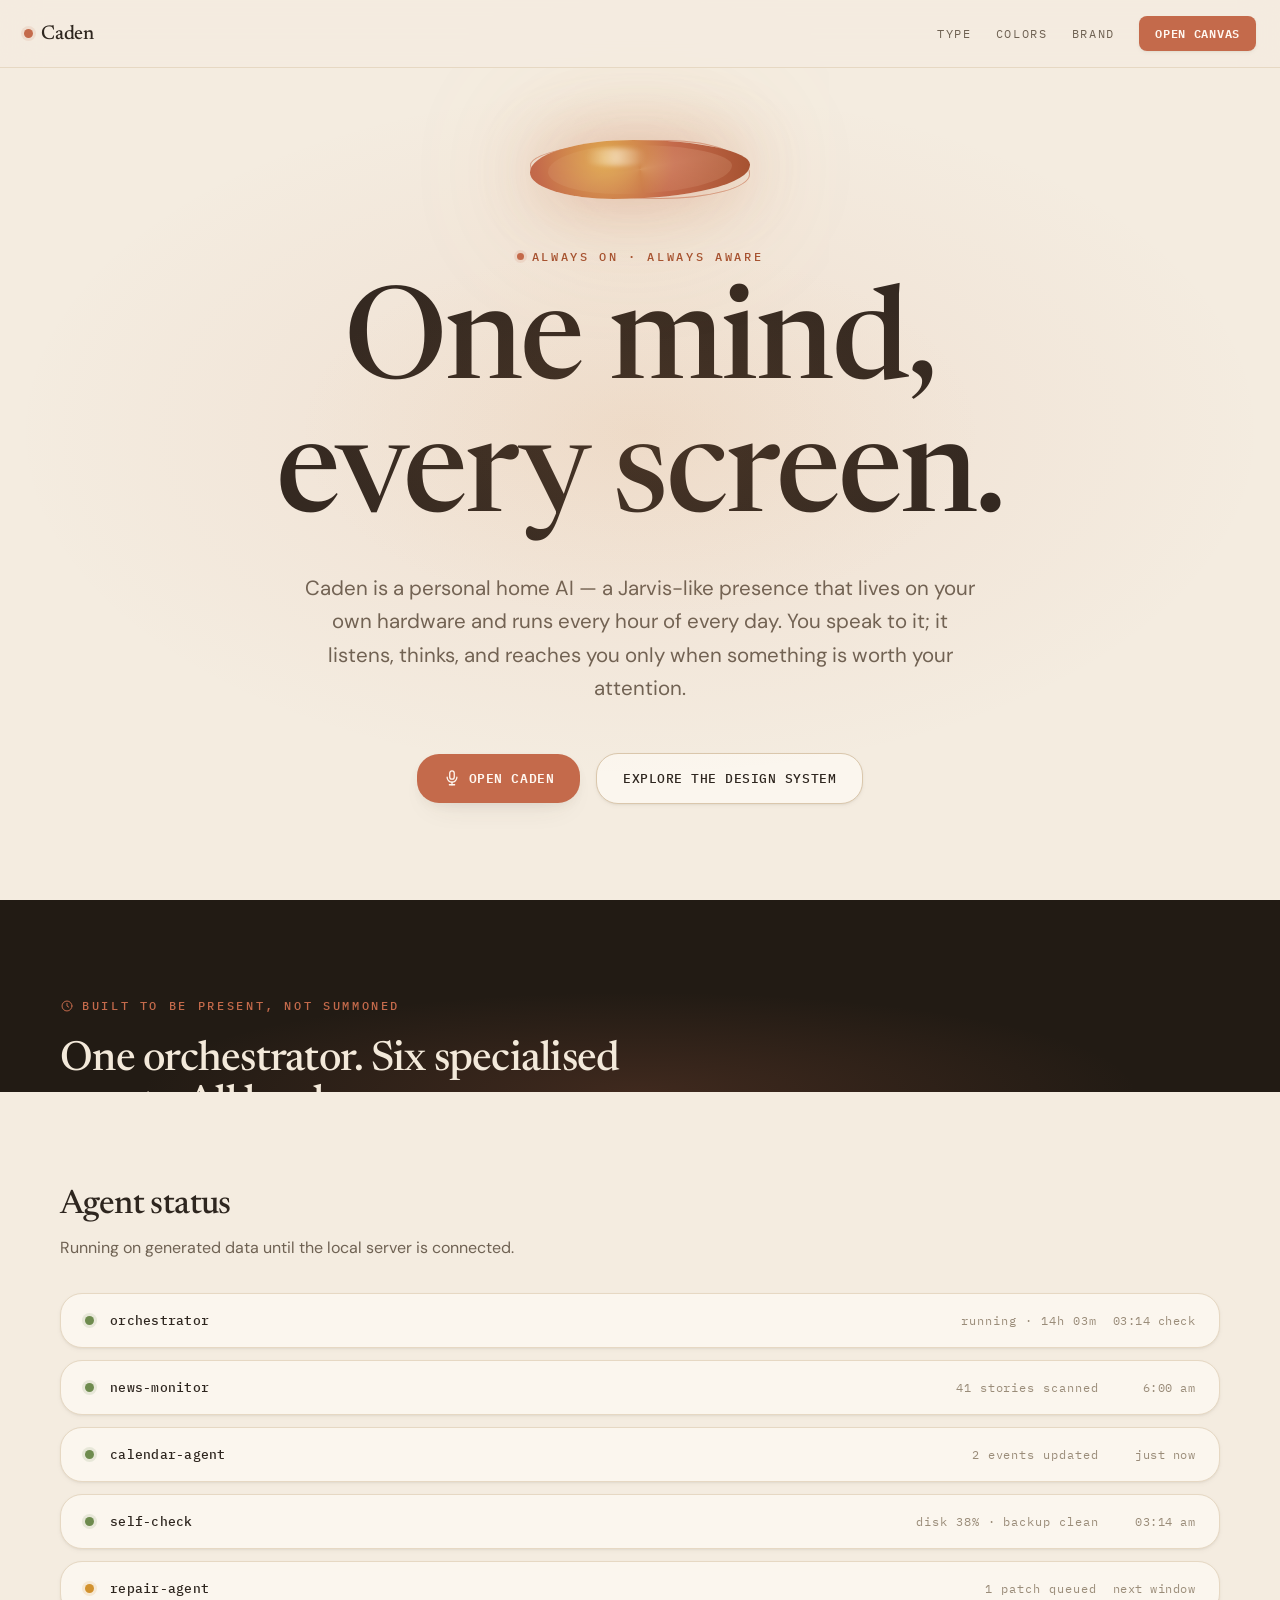
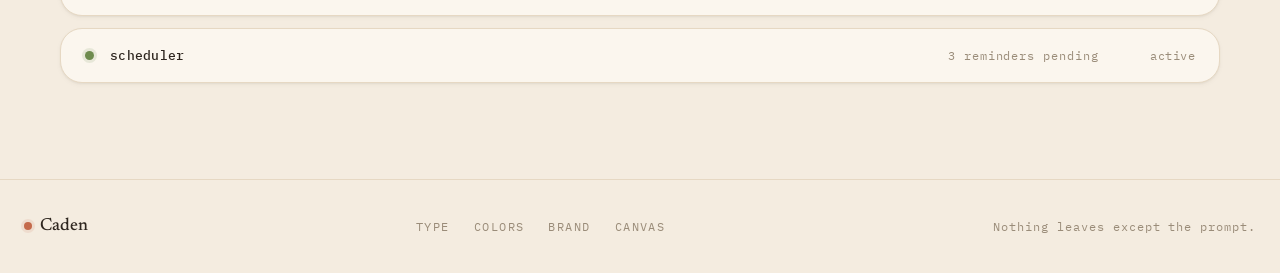
<file: index.html>
<!DOCTYPE html>
<html lang="en">
<head>
<meta charset="UTF-8" />
<meta name="viewport" content="width=device-width, initial-scale=1" />
<title>Caden — always on, always aware</title>
<link rel="stylesheet" href="styles.css" />
<style>
  /* ---- Landing canvas ---- */
  html, body { height: 100%; }

  body {
    display: flex;
    flex-direction: column;
    overflow-x: hidden;
  }

  /* Ambient warm light behind the hero */
  .hero::before {
    content: "";
    position: absolute;
    inset: 0;
    background:
      radial-gradient(ellipse 70% 55% at 50% 48%, rgba(196,106,75,0.10) 0%, transparent 70%),
      radial-gradient(ellipse 45% 35% at 50% 48%, rgba(224,169,78,0.07) 0%, transparent 60%);
    pointer-events: none;
  }

  /* ---- Nav ---- */
  .nav {
    position: fixed;
    top: 0; left: 0; right: 0;
    z-index: 20;
    display: flex;
    align-items: center;
    justify-content: space-between;
    padding: var(--s-4) var(--s-5);
    background: rgba(244, 236, 224, 0.80);
    backdrop-filter: blur(18px);
    -webkit-backdrop-filter: blur(18px);
    border-bottom: 1px solid var(--border);
  }

  .wordmark {
    display: inline-flex;
    align-items: center;
    gap: var(--s-2);
    font-family: var(--font-display);
    font-size: 1.25rem;
    font-weight: var(--w-display);
    color: var(--text);
    letter-spacing: -0.01em;
    text-decoration: none;
  }

  .wordmark-dot {
    width: 9px; height: 9px;
    border-radius: 50%;
    background: var(--accent);
    box-shadow: 0 0 0 3px var(--accent-wash);
    animation: pulse-ring 2.6s var(--ease) infinite;
    flex: 0 0 auto;
  }

  .nav-links {
    display: flex;
    align-items: center;
    gap: var(--s-5);
  }

  .nav-link {
    font-family: var(--font-mono);
    font-size: var(--t-mono);
    letter-spacing: 0.14em;
    text-transform: uppercase;
    color: var(--text-muted);
    text-decoration: none;
    transition: color var(--dur) var(--ease);
  }
  .nav-link:hover { color: var(--text); }

  .nav-cta {
    font-family: var(--font-mono);
    font-size: var(--t-mono);
    font-weight: 600;
    letter-spacing: 0.06em;
    text-transform: uppercase;
    padding: 8px 16px;
    border-radius: var(--r-sm);
    background: var(--accent);
    color: var(--text-on-accent);
    text-decoration: none;
    box-shadow: var(--shadow-sm);
    transition: transform var(--dur) var(--ease), box-shadow var(--dur) var(--ease);
  }
  .nav-cta:hover { transform: translateY(-1px); box-shadow: var(--shadow); }
  .nav-cta:active { transform: translateY(1px); }

  /* ---- Hero ---- */
  .hero {
    flex: 1;
    display: flex;
    flex-direction: column;
    align-items: center;
    justify-content: center;
    text-align: center;
    padding: 140px var(--s-5) var(--s-9);
    position: relative;
    min-height: 100vh;
  }

  /* Morphing presence orb (hero) */
  .hero-orb {
    width: 220px;
    height: 220px;
    position: relative;
    display: flex;
    align-items: center;
    justify-content: center;
    margin-bottom: var(--s-7);
  }

  .hero-orb-core {
    width: 100%;
    height: 100%;
    border-radius: var(--blob-1);
    background: radial-gradient(circle at 34% 30%, var(--presence-a) 0%, var(--presence-b) 46%, var(--presence-c) 100%);
    box-shadow: var(--glow-lg);
    animation: caden-breathe var(--breathe) var(--ease-soft) infinite,
               caden-morph var(--morph) var(--ease-soft) infinite;
    will-change: transform, border-radius;
    position: relative;
  }

  .hero-orb-sheen {
    position: absolute;
    inset: 8%;
    border-radius: inherit;
    background: conic-gradient(from 0deg, rgba(255,248,241,0) 0%, rgba(255,248,241,0.34) 22%, rgba(255,248,241,0) 48%, rgba(255,248,241,0.18) 72%, rgba(255,248,241,0) 100%);
    mix-blend-mode: soft-light;
    animation: caden-spin 16s linear infinite;
    pointer-events: none;
  }

  .hero-orb-highlight {
    position: absolute;
    top: 14%; left: 20%;
    width: 38%; height: 30%;
    border-radius: 50%;
    background: radial-gradient(circle at 50% 50%, rgba(255,250,243,0.55), rgba(255,250,243,0) 70%);
    filter: blur(2px);
    pointer-events: none;
  }

  .hero-orb-ripple {
    position: absolute;
    inset: 0;
    border-radius: var(--blob-2);
    border: 1.5px solid var(--accent-line);
    pointer-events: none;
    animation: caden-ripple 2.8s var(--ease-out) infinite;
  }
  .hero-orb-ripple:nth-child(1) { animation-delay: 0s; }
  .hero-orb-ripple:nth-child(2) { animation-delay: 0.9s; }

  .hero-eyebrow {
    font-family: var(--font-mono);
    font-size: var(--t-mono);
    font-weight: 500;
    letter-spacing: var(--ls-eyebrow);
    text-transform: uppercase;
    color: var(--accent-deep);
    margin-bottom: var(--s-4);
    display: inline-flex;
    align-items: center;
    gap: var(--s-2);
  }

  .hero-eyebrow-dot {
    width: 7px; height: 7px;
    border-radius: 50%;
    background: var(--accent);
    box-shadow: 0 0 0 3px var(--accent-wash);
    flex: 0 0 auto;
  }

  .hero-heading {
    font-family: var(--font-display);
    font-size: var(--t-hero);
    font-weight: var(--w-display);
    line-height: var(--lh-tight);
    letter-spacing: var(--ls-display);
    color: var(--text);
    max-width: 820px;
    margin-bottom: var(--s-5);
  }

  .hero-sub {
    font-family: var(--font-body);
    font-size: var(--t-body-lg);
    line-height: var(--lh-body);
    color: var(--text-muted);
    max-width: var(--max-text);
    margin-bottom: var(--s-7);
  }

  .hero-actions {
    display: flex;
    align-items: center;
    gap: var(--s-4);
    flex-wrap: wrap;
    justify-content: center;
  }

  .btn-primary {
    display: inline-flex;
    align-items: center;
    gap: 8px;
    font-family: var(--font-mono);
    font-size: var(--t-small);
    font-weight: 600;
    letter-spacing: 0.04em;
    text-transform: uppercase;
    padding: 14px 26px;
    border-radius: var(--r-lg);
    background: var(--accent);
    color: var(--text-on-accent);
    border: none;
    text-decoration: none;
    cursor: pointer;
    box-shadow: var(--shadow);
    transition: transform var(--dur) var(--ease), box-shadow var(--dur) var(--ease);
  }
  .btn-primary:hover { transform: translateY(-2px); box-shadow: var(--shadow-lg); }
  .btn-primary:active { transform: translateY(1px); }

  .btn-ghost {
    display: inline-flex;
    align-items: center;
    gap: 8px;
    font-family: var(--font-mono);
    font-size: var(--t-small);
    font-weight: 500;
    letter-spacing: 0.04em;
    text-transform: uppercase;
    padding: 14px 26px;
    border-radius: var(--r-lg);
    background: var(--surface);
    color: var(--text);
    border: 1px solid var(--border-strong);
    text-decoration: none;
    cursor: pointer;
    box-shadow: var(--shadow-sm);
    transition: transform var(--dur) var(--ease), box-shadow var(--dur) var(--ease), background var(--dur) var(--ease);
  }
  .btn-ghost:hover { transform: translateY(-1px); box-shadow: var(--shadow); background: var(--surface-2); }
  .btn-ghost:active { transform: translateY(1px); }

  /* ---- Feature strip ---- */
  .features {
    background: var(--ink-panel);
    padding: var(--s-9) var(--s-5);
    position: relative;
    overflow: hidden;
  }

  .features::before {
    content: "";
    position: absolute;
    inset: 0;
    background: radial-gradient(ellipse 60% 80% at 50% 100%, rgba(196,106,75,0.18) 0%, transparent 65%);
    pointer-events: none;
  }

  .features-inner {
    max-width: var(--max);
    margin-inline: auto;
    position: relative;
    z-index: 1;
  }

  .features-eyebrow {
    font-family: var(--font-mono);
    font-size: var(--t-mono);
    font-weight: 500;
    letter-spacing: var(--ls-eyebrow);
    text-transform: uppercase;
    color: var(--accent);
    margin-bottom: var(--s-5);
    display: flex;
    align-items: center;
    gap: var(--s-2);
  }

  .features-heading {
    font-family: var(--font-display);
    font-size: var(--t-h1);
    font-weight: var(--w-display);
    line-height: var(--lh-tight);
    letter-spacing: var(--ls-display);
    color: var(--text-on-ink);
    max-width: 640px;
    margin-bottom: var(--s-8);
  }

  .features-grid {
    display: grid;
    grid-template-columns: repeat(auto-fit, minmax(260px, 1fr));
    gap: var(--s-5);
  }

  .feature-card {
    background: rgba(243, 233, 218, 0.06);
    border: 1px solid var(--border-ink);
    border-radius: var(--r-lg);
    padding: var(--s-5);
    transition: background var(--dur) var(--ease), border-color var(--dur) var(--ease);
  }
  .feature-card:hover {
    background: rgba(243, 233, 218, 0.10);
    border-color: rgba(196,106,75,0.3);
  }

  .feature-icon {
    width: 40px; height: 40px;
    display: flex;
    align-items: center;
    justify-content: center;
    border-radius: var(--r-sm);
    background: var(--accent-wash);
    color: var(--accent);
    margin-bottom: var(--s-4);
  }

  .feature-title {
    font-family: var(--font-display);
    font-size: var(--t-h3);
    font-weight: var(--w-display);
    color: var(--text-on-ink);
    line-height: var(--lh-snug);
    letter-spacing: var(--ls-display);
    margin-bottom: var(--s-2);
  }

  .feature-body {
    font-family: var(--font-body);
    font-size: var(--t-body);
    line-height: var(--lh-body);
    color: var(--text-on-ink-muted);
  }

  /* ---- Agent status strip ---- */
  .status-strip {
    padding: var(--s-9) var(--s-5);
    background: var(--bg);
  }

  .status-strip-inner {
    max-width: var(--max);
    margin-inline: auto;
  }

  .strip-heading {
    font-family: var(--font-display);
    font-size: var(--t-h2);
    font-weight: var(--w-display);
    letter-spacing: var(--ls-display);
    color: var(--text);
    margin-bottom: var(--s-3);
  }

  .strip-sub {
    font-family: var(--font-body);
    font-size: var(--t-body);
    color: var(--text-muted);
    margin-bottom: var(--s-6);
    max-width: 520px;
  }

  .agent-list {
    display: flex;
    flex-direction: column;
    gap: var(--s-3);
  }

  .agent-row {
    display: flex;
    align-items: center;
    gap: var(--s-4);
    padding: var(--s-4) var(--s-5);
    background: var(--surface);
    border: 1px solid var(--border);
    border-radius: var(--r-lg);
    box-shadow: var(--shadow-sm);
    transition: box-shadow var(--dur) var(--ease), border-color var(--dur) var(--ease);
  }
  .agent-row:hover { box-shadow: var(--shadow); border-color: var(--border-strong); }

  .agent-dot {
    width: 9px; height: 9px;
    border-radius: 50%;
    flex: 0 0 auto;
  }
  .agent-dot.on    { background: var(--ok);   box-shadow: 0 0 0 3px var(--ok-wash); }
  .agent-dot.idle  { background: var(--warn); box-shadow: 0 0 0 3px var(--warn-wash); }
  .agent-dot.err   { background: var(--err);  box-shadow: 0 0 0 3px var(--err-wash); }

  .agent-name {
    font-family: var(--font-mono);
    font-size: var(--t-small);
    font-weight: 500;
    color: var(--text);
    flex: 1;
    letter-spacing: 0.02em;
  }

  .agent-status {
    font-family: var(--font-mono);
    font-size: var(--t-mono);
    color: var(--text-dim);
    letter-spacing: 0.08em;
  }

  .agent-time {
    font-family: var(--font-mono);
    font-size: var(--t-mono);
    color: var(--text-dim);
    letter-spacing: 0.04em;
    text-align: right;
    min-width: 80px;
  }

  /* ---- Footer ---- */
  .footer {
    padding: var(--s-6) var(--s-5);
    border-top: 1px solid var(--border);
    display: flex;
    align-items: center;
    justify-content: space-between;
    gap: var(--s-4);
    flex-wrap: wrap;
  }

  .footer-word {
    font-family: var(--font-display);
    font-size: 1.1rem;
    font-weight: var(--w-display);
    color: var(--text);
    display: flex;
    align-items: center;
    gap: var(--s-2);
  }

  .footer-meta {
    font-family: var(--font-mono);
    font-size: var(--t-mono);
    color: var(--text-dim);
    letter-spacing: 0.08em;
  }

  .footer-links {
    display: flex;
    gap: var(--s-5);
  }

  .footer-link {
    font-family: var(--font-mono);
    font-size: var(--t-mono);
    letter-spacing: 0.12em;
    text-transform: uppercase;
    color: var(--text-dim);
    text-decoration: none;
    transition: color var(--dur) var(--ease);
  }
  .footer-link:hover { color: var(--text); }

  /* SVG icons (inline) */
  svg { display: block; }
</style>
</head>
<body>

<!-- Nav -->
<nav class="nav">
  <a href="index.html" class="wordmark">
    <span class="wordmark-dot"></span>
    Caden
  </a>
  <div class="nav-links">
    <a href="guidelines/type.html" class="nav-link">Type</a>
    <a href="guidelines/colors.html" class="nav-link">Colors</a>
    <a href="guidelines/brand.html" class="nav-link">Brand</a>
    <a href="ui_kits/canvas/index.html" class="nav-cta">Open canvas</a>
  </div>
</nav>

<!-- Hero -->
<section class="hero">
  <div class="hero-orb">
    <span class="hero-orb-ripple"></span>
    <span class="hero-orb-ripple"></span>
    <div class="hero-orb-core">
      <div class="hero-orb-sheen"></div>
      <div class="hero-orb-highlight"></div>
    </div>
  </div>

  <div class="hero-eyebrow">
    <span class="hero-eyebrow-dot"></span>
    Always on · Always aware
  </div>

  <h1 class="hero-heading">One mind,<br>every screen.</h1>

  <p class="hero-sub">
    Caden is a personal home AI — a Jarvis-like presence that lives on your own hardware and runs every hour of every day. You speak to it; it listens, thinks, and reaches you only when something is worth your attention.
  </p>

  <div class="hero-actions">
    <a href="ui_kits/canvas/index.html" class="btn-primary">
      <svg width="18" height="18" viewBox="0 0 24 24" fill="none" stroke="currentColor" stroke-width="1.7" stroke-linecap="round" stroke-linejoin="round" aria-hidden="true"><rect x="9" y="2.5" width="6" height="11" rx="3"/><path d="M5.5 11a6.5 6.5 0 0 0 13 0"/><path d="M12 17.5V21"/><path d="M8.5 21h7"/></svg>
      Open Caden
    </a>
    <a href="guidelines/brand.html" class="btn-ghost">
      Explore the design system
    </a>
  </div>
</section>

<!-- Features (dark panel) -->
<section class="features">
  <div class="features-inner">
    <div class="features-eyebrow">
      <svg width="14" height="14" viewBox="0 0 24 24" fill="none" stroke="currentColor" stroke-width="1.7" stroke-linecap="round" stroke-linejoin="round" aria-hidden="true"><circle cx="12" cy="12" r="8.5"/><path d="M12 7.5V12l3 2"/></svg>
      Built to be present, not summoned
    </div>
    <h2 class="features-heading">One orchestrator. Six specialised agents. All local.</h2>
    <div class="features-grid">
      <div class="feature-card">
        <div class="feature-icon">
          <svg width="20" height="20" viewBox="0 0 24 24" fill="none" stroke="currentColor" stroke-width="1.7" stroke-linecap="round" stroke-linejoin="round" aria-hidden="true"><path d="M3 12h4l2 6 4-14 2 8h6"/></svg>
        </div>
        <div class="feature-title">Proactive awareness</div>
        <p class="feature-body">I watch markets, calendars, and your home network — and reach you only when something actually matters.</p>
      </div>
      <div class="feature-card">
        <div class="feature-icon">
          <svg width="20" height="20" viewBox="0 0 24 24" fill="none" stroke="currentColor" stroke-width="1.7" stroke-linecap="round" stroke-linejoin="round" aria-hidden="true"><path d="M12 3l7 3v5c0 4.4-3 8-7 10-4-2-7-5.6-7-10V6l7-3Z"/><path d="M9.5 12l1.8 1.8L15 10"/></svg>
        </div>
        <div class="feature-title">Nothing leaves</div>
        <p class="feature-body">All agents run locally. Your data stays in the house — nothing leaves except the prompt you choose to send.</p>
      </div>
      <div class="feature-card">
        <div class="feature-icon">
          <svg width="20" height="20" viewBox="0 0 24 24" fill="none" stroke="currentColor" stroke-width="1.7" stroke-linecap="round" stroke-linejoin="round" aria-hidden="true"><rect x="2.5" y="4" width="13" height="9" rx="1.5"/><rect x="17" y="8" width="4.5" height="11" rx="1.2"/><path d="M6 17h5"/></svg>
        </div>
        <div class="feature-title">One mind, every screen</div>
        <p class="feature-body">Caden follows you — phone, tablet, desktop, voice. Context carries. You never start over.</p>
      </div>
      <div class="feature-card">
        <div class="feature-icon">
          <svg width="20" height="20" viewBox="0 0 24 24" fill="none" stroke="currentColor" stroke-width="1.7" stroke-linecap="round" stroke-linejoin="round" aria-hidden="true"><path d="M14.7 6.3a4 4 0 0 0-5.4 5.4L4 17v3h3l5.3-5.3a4 4 0 0 0 5.4-5.4l-2.5 2.5-2.1-2.1Z"/></svg>
        </div>
        <div class="feature-title">Self-healing</div>
        <p class="feature-body">A dedicated repair agent monitors the stack. When something drifts, it patches and reports — I tell you after, not during.</p>
      </div>
    </div>
  </div>
</section>

<!-- Agent status -->
<section class="status-strip">
  <div class="status-strip-inner">
    <h2 class="strip-heading">Agent status</h2>
    <p class="strip-sub">Running on generated data until the local server is connected.</p>
    <div class="agent-list">
      <div class="agent-row">
        <span class="agent-dot on"></span>
        <span class="agent-name">orchestrator</span>
        <span class="agent-status">running · 14h 03m</span>
        <span class="agent-time">03:14 check</span>
      </div>
      <div class="agent-row">
        <span class="agent-dot on"></span>
        <span class="agent-name">news-monitor</span>
        <span class="agent-status">41 stories scanned</span>
        <span class="agent-time">6:00 am</span>
      </div>
      <div class="agent-row">
        <span class="agent-dot on"></span>
        <span class="agent-name">calendar-agent</span>
        <span class="agent-status">2 events updated</span>
        <span class="agent-time">just now</span>
      </div>
      <div class="agent-row">
        <span class="agent-dot on"></span>
        <span class="agent-name">self-check</span>
        <span class="agent-status">disk 38% · backup clean</span>
        <span class="agent-time">03:14 am</span>
      </div>
      <div class="agent-row">
        <span class="agent-dot idle"></span>
        <span class="agent-name">repair-agent</span>
        <span class="agent-status">1 patch queued</span>
        <span class="agent-time">next window</span>
      </div>
      <div class="agent-row">
        <span class="agent-dot on"></span>
        <span class="agent-name">scheduler</span>
        <span class="agent-status">3 reminders pending</span>
        <span class="agent-time">active</span>
      </div>
    </div>
  </div>
</section>

<!-- Footer -->
<footer class="footer">
  <div class="footer-word">
    <span style="width:8px;height:8px;border-radius:50%;background:var(--accent);box-shadow:0 0 0 3px var(--accent-wash);flex:0 0 auto;"></span>
    Caden
  </div>
  <div class="footer-links">
    <a href="guidelines/type.html" class="footer-link">Type</a>
    <a href="guidelines/colors.html" class="footer-link">Colors</a>
    <a href="guidelines/brand.html" class="footer-link">Brand</a>
    <a href="ui_kits/canvas/index.html" class="footer-link">Canvas</a>
  </div>
  <div class="footer-meta">Nothing leaves except the prompt.</div>
</footer>

</body>
</html>
</file>
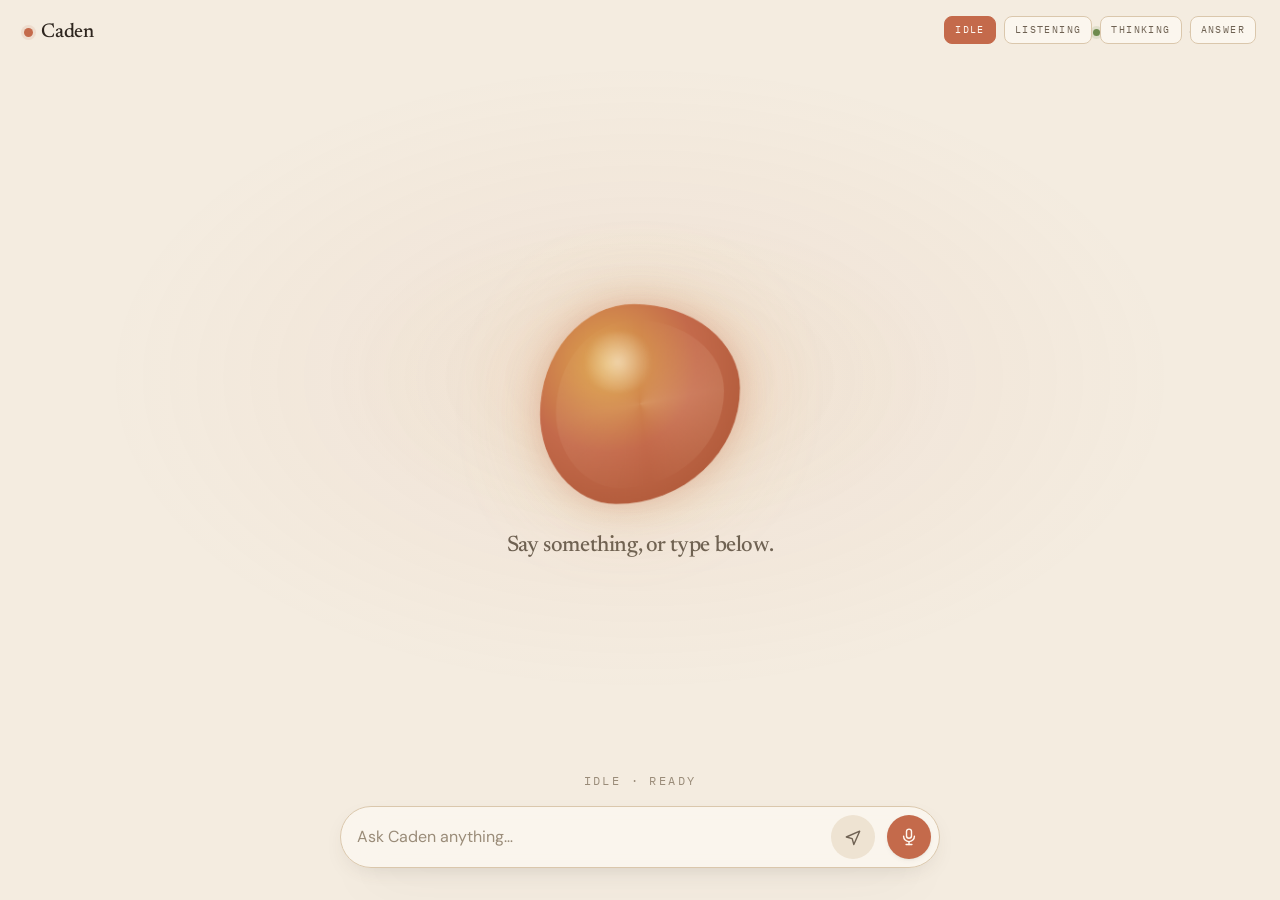
<file: ui_kits/canvas/index.html>
<!DOCTYPE html>
<html lang="en">
<head>
<meta charset="UTF-8" />
<meta name="viewport" content="width=device-width, initial-scale=1" />
<title>Caden — always on, always aware</title>
<link rel="stylesheet" href="../../styles.css" />
<style>
  /* ---- Canvas layout ---- */
  html, body { height: 100%; overflow: hidden; }

  body {
    display: flex;
    flex-direction: column;
    background: var(--bg);
    position: relative;
  }

  /* Ambient light — soft radial behind orb area */
  body::before {
    content: "";
    position: fixed;
    inset: 0;
    background:
      radial-gradient(ellipse 60% 50% at 50% 42%, rgba(196,106,75,0.08) 0%, transparent 70%),
      radial-gradient(ellipse 40% 30% at 50% 42%, rgba(224,169,78,0.06) 0%, transparent 60%);
    pointer-events: none;
    z-index: 0;
  }

  /* ---- Top bar ---- */
  .topbar {
    position: fixed;
    top: 0; left: 0; right: 0;
    z-index: 10;
    display: flex;
    align-items: center;
    justify-content: space-between;
    padding: var(--s-4) var(--s-5);
  }

  .wordmark {
    display: inline-flex;
    align-items: center;
    gap: var(--s-2);
    font-family: var(--font-display);
    font-size: 1.25rem;
    font-weight: var(--w-display);
    color: var(--text);
    letter-spacing: -0.01em;
  }

  .wordmark-dot {
    width: 9px; height: 9px;
    border-radius: 50%;
    background: var(--accent);
    box-shadow: 0 0 0 3px var(--accent-wash);
    animation: pulse-ring 2.6s var(--ease) infinite;
    flex: 0 0 auto;
  }

  .topbar-status {
    display: flex;
    align-items: center;
    gap: var(--s-2);
    font-family: var(--font-mono);
    font-size: var(--t-mono);
    letter-spacing: 0.14em;
    text-transform: uppercase;
    color: var(--text-dim);
  }

  .status-dot {
    width: 7px; height: 7px;
    border-radius: 50%;
    background: var(--ok);
    box-shadow: 0 0 0 3px var(--ok-wash);
    flex: 0 0 auto;
  }

  /* ---- Stage — orb + prompt live here ---- */
  .stage {
    flex: 1;
    display: flex;
    flex-direction: column;
    align-items: center;
    justify-content: center;
    position: relative;
    z-index: 1;
    padding: var(--s-10) var(--s-5) 160px;
  }

  /* ---- Orb wrapper — drifts left when answer is shown ---- */
  .orb-wrap {
    transition: transform var(--dur-drift) var(--ease), opacity var(--dur-slow) var(--ease);
    will-change: transform;
  }

  .orb-wrap.drifted {
    transform: translateX(-38vw) translateY(-6vh);
  }

  /* ---- The morphing orb ---- */
  .orb {
    position: relative;
    width: 200px;
    height: 200px;
    display: flex;
    align-items: center;
    justify-content: center;
    flex: 0 0 auto;
  }

  .orb-core {
    width: 100%;
    height: 100%;
    border-radius: var(--blob-1);
    background: radial-gradient(circle at 34% 30%, var(--presence-a) 0%, var(--presence-b) 46%, var(--presence-c) 100%);
    box-shadow: var(--glow);
    animation: caden-breathe var(--breathe) var(--ease-soft) infinite,
               caden-morph var(--morph) var(--ease-soft) infinite;
    will-change: transform, border-radius;
    position: relative;
  }

  .orb-sheen {
    position: absolute;
    inset: 8%;
    border-radius: inherit;
    background: conic-gradient(from 0deg, rgba(255,248,241,0) 0%, rgba(255,248,241,0.34) 22%, rgba(255,248,241,0) 48%, rgba(255,248,241,0.18) 72%, rgba(255,248,241,0) 100%);
    mix-blend-mode: soft-light;
    animation: caden-spin 16s linear infinite;
    pointer-events: none;
  }

  .orb-highlight {
    position: absolute;
    top: 14%; left: 20%;
    width: 38%; height: 30%;
    border-radius: 50%;
    background: radial-gradient(circle at 50% 50%, rgba(255,250,243,0.55), rgba(255,250,243,0) 70%);
    filter: blur(2px);
    pointer-events: none;
  }

  .orb-ripple {
    position: absolute;
    inset: 0;
    border-radius: var(--blob-2);
    border: 1.5px solid var(--accent-line);
    pointer-events: none;
    opacity: 0;
  }

  /* State: listening */
  .orb.is-listening .orb-core {
    animation: caden-listen 1.6s var(--ease-soft) infinite,
               caden-morph 8s var(--ease-soft) infinite;
    box-shadow: var(--glow-lg);
  }
  .orb.is-listening .orb-sheen {
    animation: caden-spin 8s linear infinite;
  }
  .orb.is-listening .orb-ripple {
    opacity: 1;
    animation: caden-ripple 2.4s var(--ease-out) infinite;
  }
  .orb.is-listening .orb-ripple:nth-child(2) { animation-delay: 0.7s; }
  .orb.is-listening .orb-ripple:nth-child(3) { animation-delay: 1.4s; }

  /* State: thinking */
  .orb.is-thinking .orb-core {
    animation: caden-breathe 3.2s var(--ease-soft) infinite,
               caden-morph 6s var(--ease-soft) infinite;
  }
  .orb.is-thinking .orb-sheen {
    animation: caden-spin 3.5s linear infinite;
  }

  /* State: speaking */
  .orb.is-speaking .orb-core {
    box-shadow: var(--glow-lg);
    animation: caden-breathe 2.4s var(--ease-soft) infinite,
               caden-morph 9s var(--ease-soft) infinite;
  }

  /* ---- Prompt area — tap to speak prompt ---- */
  .canvas-prompt {
    margin-top: var(--s-5);
    font-family: var(--font-display);
    font-size: var(--t-h3);
    font-weight: var(--w-display);
    letter-spacing: var(--ls-display);
    color: var(--text-muted);
    text-align: center;
    transition: opacity var(--dur-slow) var(--ease);
  }

  .canvas-prompt.hidden { opacity: 0; pointer-events: none; }

  /* ---- Answer panel — rises in when orb drifts ---- */
  .answer-panel {
    position: absolute;
    right: 0;
    top: 50%;
    transform: translateY(-50%) translateX(20px);
    width: min(480px, 44vw);
    opacity: 0;
    pointer-events: none;
    transition: opacity var(--dur-slow) var(--ease) 0.2s,
                transform var(--dur-drift) var(--ease) 0.1s;
  }

  .answer-panel.visible {
    opacity: 1;
    transform: translateY(-50%) translateX(0);
    pointer-events: auto;
  }

  .answer-card {
    background: var(--surface);
    border: 1px solid var(--border);
    border-radius: var(--r-xl);
    padding: var(--s-6) var(--s-6);
    box-shadow: var(--shadow-lg);
  }

  .answer-eyebrow {
    font-family: var(--font-mono);
    font-size: var(--t-mono);
    font-weight: 500;
    letter-spacing: var(--ls-eyebrow);
    text-transform: uppercase;
    color: var(--accent-deep);
    display: flex;
    align-items: center;
    gap: var(--s-2);
    margin-bottom: var(--s-4);
  }

  .answer-eyebrow-dot {
    width: 7px; height: 7px;
    border-radius: 50%;
    background: var(--accent);
    flex: 0 0 auto;
  }

  .answer-body {
    font-family: var(--font-body);
    font-size: var(--t-body-lg);
    line-height: var(--lh-body);
    color: var(--text);
    animation: caden-rise 0.6s var(--ease-out) both;
  }

  .answer-meta {
    margin-top: var(--s-4);
    padding-top: var(--s-4);
    border-top: 1px solid var(--border);
    display: flex;
    align-items: center;
    justify-content: space-between;
    gap: var(--s-3);
  }

  .answer-meta-label {
    font-family: var(--font-mono);
    font-size: var(--t-mono);
    color: var(--text-dim);
    letter-spacing: 0.08em;
  }

  .answer-actions {
    display: flex;
    gap: var(--s-2);
  }

  .icon-btn {
    width: 36px; height: 36px;
    display: inline-flex;
    align-items: center;
    justify-content: center;
    border-radius: var(--r-pill);
    color: var(--text-muted);
    background: transparent;
    border: none;
    cursor: pointer;
    transition: background var(--dur) var(--ease), color var(--dur) var(--ease);
  }
  .icon-btn:hover { background: var(--bg-2); color: var(--text); }

  /* ---- Floating input bar ---- */
  .input-bar {
    position: fixed;
    bottom: var(--s-6);
    left: 50%;
    transform: translateX(-50%);
    z-index: 10;
    width: min(600px, calc(100vw - 48px));
    background: rgba(251, 246, 238, 0.88);
    backdrop-filter: blur(20px);
    -webkit-backdrop-filter: blur(20px);
    border: 1px solid var(--border-strong);
    border-radius: var(--r-pill);
    box-shadow: var(--shadow-lg);
    display: flex;
    align-items: center;
    gap: var(--s-3);
    padding: var(--s-2) var(--s-2) var(--s-2) var(--s-4);
    transition: box-shadow var(--dur) var(--ease);
  }
  .input-bar:focus-within {
    box-shadow: var(--shadow-lg), 0 0 0 3px var(--accent-wash);
    border-color: var(--accent-line);
  }

  .input-field {
    flex: 1;
    font-family: var(--font-body);
    font-size: var(--t-body);
    color: var(--text);
    background: transparent;
    border: none;
    outline: none;
    min-width: 0;
    caret-color: var(--accent);
  }
  .input-field::placeholder { color: var(--text-dim); }

  .input-mic-btn {
    width: 44px; height: 44px;
    flex: 0 0 auto;
    display: inline-flex;
    align-items: center;
    justify-content: center;
    border-radius: var(--r-pill);
    background: var(--accent);
    color: var(--text-on-accent);
    border: none;
    cursor: pointer;
    box-shadow: var(--shadow-sm);
    transition: transform var(--dur) var(--ease), box-shadow var(--dur) var(--ease), background var(--dur) var(--ease);
  }
  .input-mic-btn:hover { transform: translateY(-1px); box-shadow: var(--shadow); }
  .input-mic-btn:active { transform: translateY(1px); }
  .input-mic-btn.is-active {
    background: var(--accent-deep);
    box-shadow: var(--glow);
    animation: caden-breathe 1.6s var(--ease-soft) infinite;
  }

  .input-send-btn {
    width: 44px; height: 44px;
    flex: 0 0 auto;
    display: inline-flex;
    align-items: center;
    justify-content: center;
    border-radius: var(--r-pill);
    background: var(--bg-2);
    color: var(--text-muted);
    border: none;
    cursor: pointer;
    transition: background var(--dur) var(--ease), color var(--dur) var(--ease), transform var(--dur) var(--ease);
  }
  .input-send-btn:hover { background: var(--accent-wash); color: var(--accent); transform: translateY(-1px); }
  .input-send-btn:active { transform: translateY(1px); }

  /* ---- State label (mono, bottom-center above bar) ---- */
  .state-label {
    position: fixed;
    bottom: 110px;
    left: 50%;
    transform: translateX(-50%);
    font-family: var(--font-mono);
    font-size: var(--t-mono);
    letter-spacing: 0.2em;
    text-transform: uppercase;
    color: var(--text-dim);
    white-space: nowrap;
    transition: opacity var(--dur-slow) var(--ease), color var(--dur) var(--ease);
    z-index: 5;
  }
  .state-label.listening { color: var(--accent); }
  .state-label.thinking  { color: var(--gold); }
  .state-label.speaking  { color: var(--moss); }

  /* ---- State demo controls (dev only) ---- */
  .demo-controls {
    position: fixed;
    top: var(--s-4);
    right: var(--s-5);
    z-index: 20;
    display: flex;
    gap: var(--s-2);
    align-items: center;
  }

  .demo-btn {
    font-family: var(--font-mono);
    font-size: 10px;
    letter-spacing: 0.14em;
    text-transform: uppercase;
    padding: 5px 10px;
    border-radius: var(--r-sm);
    border: 1px solid var(--border-strong);
    background: var(--surface);
    color: var(--text-muted);
    cursor: pointer;
    transition: background var(--dur) var(--ease), color var(--dur) var(--ease), border-color var(--dur) var(--ease);
  }
  .demo-btn:hover { background: var(--bg-2); color: var(--text); }
  .demo-btn.active { background: var(--accent); color: var(--text-on-accent); border-color: var(--accent); }

  /* SVG icons (inline) */
  .icon { display: block; flex: 0 0 auto; }
</style>
</head>
<body>

<!-- Top bar -->
<header class="topbar">
  <div class="wordmark">
    <span class="wordmark-dot"></span>
    Caden
  </div>
  <div class="topbar-status">
    <span class="status-dot"></span>
    <span>6 agents · online</span>
  </div>
</header>

<!-- Stage -->
<main class="stage" id="stage">

  <!-- Orb -->
  <div class="orb-wrap" id="orbWrap">
    <div class="orb" id="orb">
      <!-- Ripple rings (visible in listening state) -->
      <span class="orb-ripple"></span>
      <span class="orb-ripple"></span>
      <span class="orb-ripple"></span>
      <!-- Core blob -->
      <div class="orb-core" id="orbCore">
        <div class="orb-sheen"></div>
        <div class="orb-highlight"></div>
      </div>
    </div>
  </div>

  <!-- Prompt hint -->
  <p class="canvas-prompt" id="canvasPrompt">Say something, or type below.</p>

  <!-- Answer panel (revealed when orb drifts) -->
  <div class="answer-panel" id="answerPanel">
    <div class="answer-card">
      <div class="answer-eyebrow">
        <span class="answer-eyebrow-dot"></span>
        <span id="answerLabel">Caden</span>
      </div>
      <div class="answer-body" id="answerBody"></div>
      <div class="answer-meta">
        <span class="answer-meta-label" id="answerTime">just now · from memory</span>
        <div class="answer-actions">
          <button class="icon-btn" title="Copy" onclick="void(0)">
            <svg class="icon" width="18" height="18" viewBox="0 0 24 24" fill="none" stroke="currentColor" stroke-width="1.7" stroke-linecap="round" stroke-linejoin="round" aria-hidden="true"><rect x="9" y="9" width="12" height="12" rx="2"/><path d="M5 15H4a2 2 0 0 1-2-2V4a2 2 0 0 1 2-2h9a2 2 0 0 1 2 2v1"/></svg>
          </button>
          <button class="icon-btn" title="Dismiss" id="dismissBtn">
            <svg class="icon" width="18" height="18" viewBox="0 0 24 24" fill="none" stroke="currentColor" stroke-width="1.7" stroke-linecap="round" stroke-linejoin="round" aria-hidden="true"><path d="M6 6l12 12M18 6L6 18"/></svg>
          </button>
        </div>
      </div>
    </div>
  </div>

</main>

<!-- State label -->
<div class="state-label" id="stateLabel">Idle · ready</div>

<!-- Floating input bar -->
<div class="input-bar">
  <input
    class="input-field"
    id="inputField"
    type="text"
    placeholder="Ask Caden anything…"
    autocomplete="off"
    spellcheck="false"
  />
  <button class="input-send-btn" id="sendBtn" title="Send" aria-label="Send">
    <svg class="icon" width="20" height="20" viewBox="0 0 24 24" fill="none" stroke="currentColor" stroke-width="1.7" stroke-linecap="round" stroke-linejoin="round" aria-hidden="true"><path d="M4 12l16-7-7 16-2-7-7-2Z"/></svg>
  </button>
  <button class="input-mic-btn" id="micBtn" title="Voice input" aria-label="Voice input">
    <svg class="icon" width="20" height="20" viewBox="0 0 24 24" fill="none" stroke="currentColor" stroke-width="1.7" stroke-linecap="round" stroke-linejoin="round" aria-hidden="true">
      <rect x="9" y="2.5" width="6" height="11" rx="3"/>
      <path d="M5.5 11a6.5 6.5 0 0 0 13 0"/>
      <path d="M12 17.5V21"/>
      <path d="M8.5 21h7"/>
    </svg>
  </button>
</div>

<!-- Dev demo controls -->
<div class="demo-controls" id="demoControls">
  <button class="demo-btn active" onclick="setState('idle')">Idle</button>
  <button class="demo-btn" onclick="setState('listening')">Listening</button>
  <button class="demo-btn" onclick="setState('thinking')">Thinking</button>
  <button class="demo-btn" onclick="setState('speaking')">Answer</button>
</div>

<script>
  const orb         = document.getElementById('orb');
  const orbWrap     = document.getElementById('orbWrap');
  const answerPanel = document.getElementById('answerPanel');
  const answerBody  = document.getElementById('answerBody');
  const answerLabel = document.getElementById('answerLabel');
  const answerTime  = document.getElementById('answerTime');
  const canvasPrompt= document.getElementById('canvasPrompt');
  const stateLabel  = document.getElementById('stateLabel');
  const micBtn      = document.getElementById('micBtn');
  const sendBtn     = document.getElementById('sendBtn');
  const inputField  = document.getElementById('inputField');
  const dismissBtn  = document.getElementById('dismissBtn');
  const demoControls= document.getElementById('demoControls');

  const STATES = ['idle','listening','thinking','speaking'];

  const ANSWERS = [
    {
      label: "Caden · news digest",
      body: "I scanned 41 stories since 6 am. Two are worth your eye: a rate decision moved markets +1.4%, and the contractor bill you've been tracking passed committee. Everything else is noise — I'll hold it.",
      meta: "just now · news + calendar agents"
    },
    {
      label: "Caden · system check",
      body: "Quiet night — six agents reported clean. Disk is at 38%, last backup ran at 03:14. One dependency flagged outdated; I've queued a patch for your next maintenance window.",
      meta: "03:14 backup · self-check agent"
    },
    {
      label: "Caden · schedule",
      body: "Your 2 pm moved to 2:30 — I updated the reminder. You have a 90-minute window from 10 to 11:30 with no conflicts. I'd suggest the contractor call there.",
      meta: "just now · calendar agent"
    },
    {
      label: "Caden",
      body: "Nothing urgent on my side. Six agents have been running cleanly for 14 hours. I'll reach you if something changes — until then, I'm here.",
      meta: "idle · all agents nominal"
    },
  ];

  let currentState = 'idle';
  let answerIdx = 0;

  function setState(s) {
    if (!STATES.includes(s)) return;
    const prev = currentState;
    currentState = s;

    // Update demo buttons
    demoControls.querySelectorAll('.demo-btn').forEach((b, i) => {
      b.classList.toggle('active', STATES[i] === s);
    });

    // Reset orb classes
    orb.classList.remove('is-listening','is-thinking','is-speaking');
    if (s === 'listening') orb.classList.add('is-listening');
    if (s === 'thinking')  orb.classList.add('is-thinking');
    if (s === 'speaking')  orb.classList.add('is-speaking');

    // Mic button active state
    micBtn.classList.toggle('is-active', s === 'listening');

    // State label
    stateLabel.className = 'state-label';
    const labels = {
      idle: 'Idle · ready',
      listening: 'Listening…',
      thinking: 'Thinking…',
      speaking: 'Responding'
    };
    stateLabel.textContent = labels[s];
    if (s !== 'idle') stateLabel.classList.add(s);

    // Canvas prompt + answer panel
    if (s === 'speaking') {
      const a = ANSWERS[answerIdx % ANSWERS.length];
      answerBody.textContent = a.body;
      answerLabel.textContent = a.label;
      answerTime.textContent = a.meta;
      // Trigger rise animation by re-inserting
      answerBody.style.animation = 'none';
      requestAnimationFrame(() => {
        answerBody.style.animation = '';
      });
      orbWrap.classList.add('drifted');
      answerPanel.classList.add('visible');
      canvasPrompt.classList.add('hidden');
    } else {
      orbWrap.classList.remove('drifted');
      answerPanel.classList.remove('visible');
      canvasPrompt.classList.toggle('hidden', s === 'listening' || s === 'thinking');
    }
  }

  // Dismiss answer → back to idle
  dismissBtn.addEventListener('click', () => {
    answerIdx++;
    setState('idle');
  });

  // Mic button → toggle listening / idle
  micBtn.addEventListener('click', () => {
    if (currentState === 'idle') {
      setState('listening');
      // Simulate thinking after 2.2s
      setTimeout(() => {
        if (currentState === 'listening') setState('thinking');
      }, 2200);
      // Then answer after another 2s
      setTimeout(() => {
        if (currentState === 'thinking') setState('speaking');
      }, 4400);
    } else if (currentState === 'listening') {
      setState('thinking');
      setTimeout(() => {
        if (currentState === 'thinking') setState('speaking');
      }, 2000);
    } else {
      setState('idle');
    }
  });

  // Send typed query
  function sendQuery() {
    const val = inputField.value.trim();
    if (!val && currentState !== 'listening') return;
    inputField.value = '';
    if (currentState === 'speaking') {
      answerIdx++;
    }
    setState('thinking');
    setTimeout(() => setState('speaking'), 1800);
  }

  sendBtn.addEventListener('click', sendQuery);
  inputField.addEventListener('keydown', e => {
    if (e.key === 'Enter') sendQuery();
  });

  // Start in idle
  setState('idle');
</script>
</body>
</html>
</file>
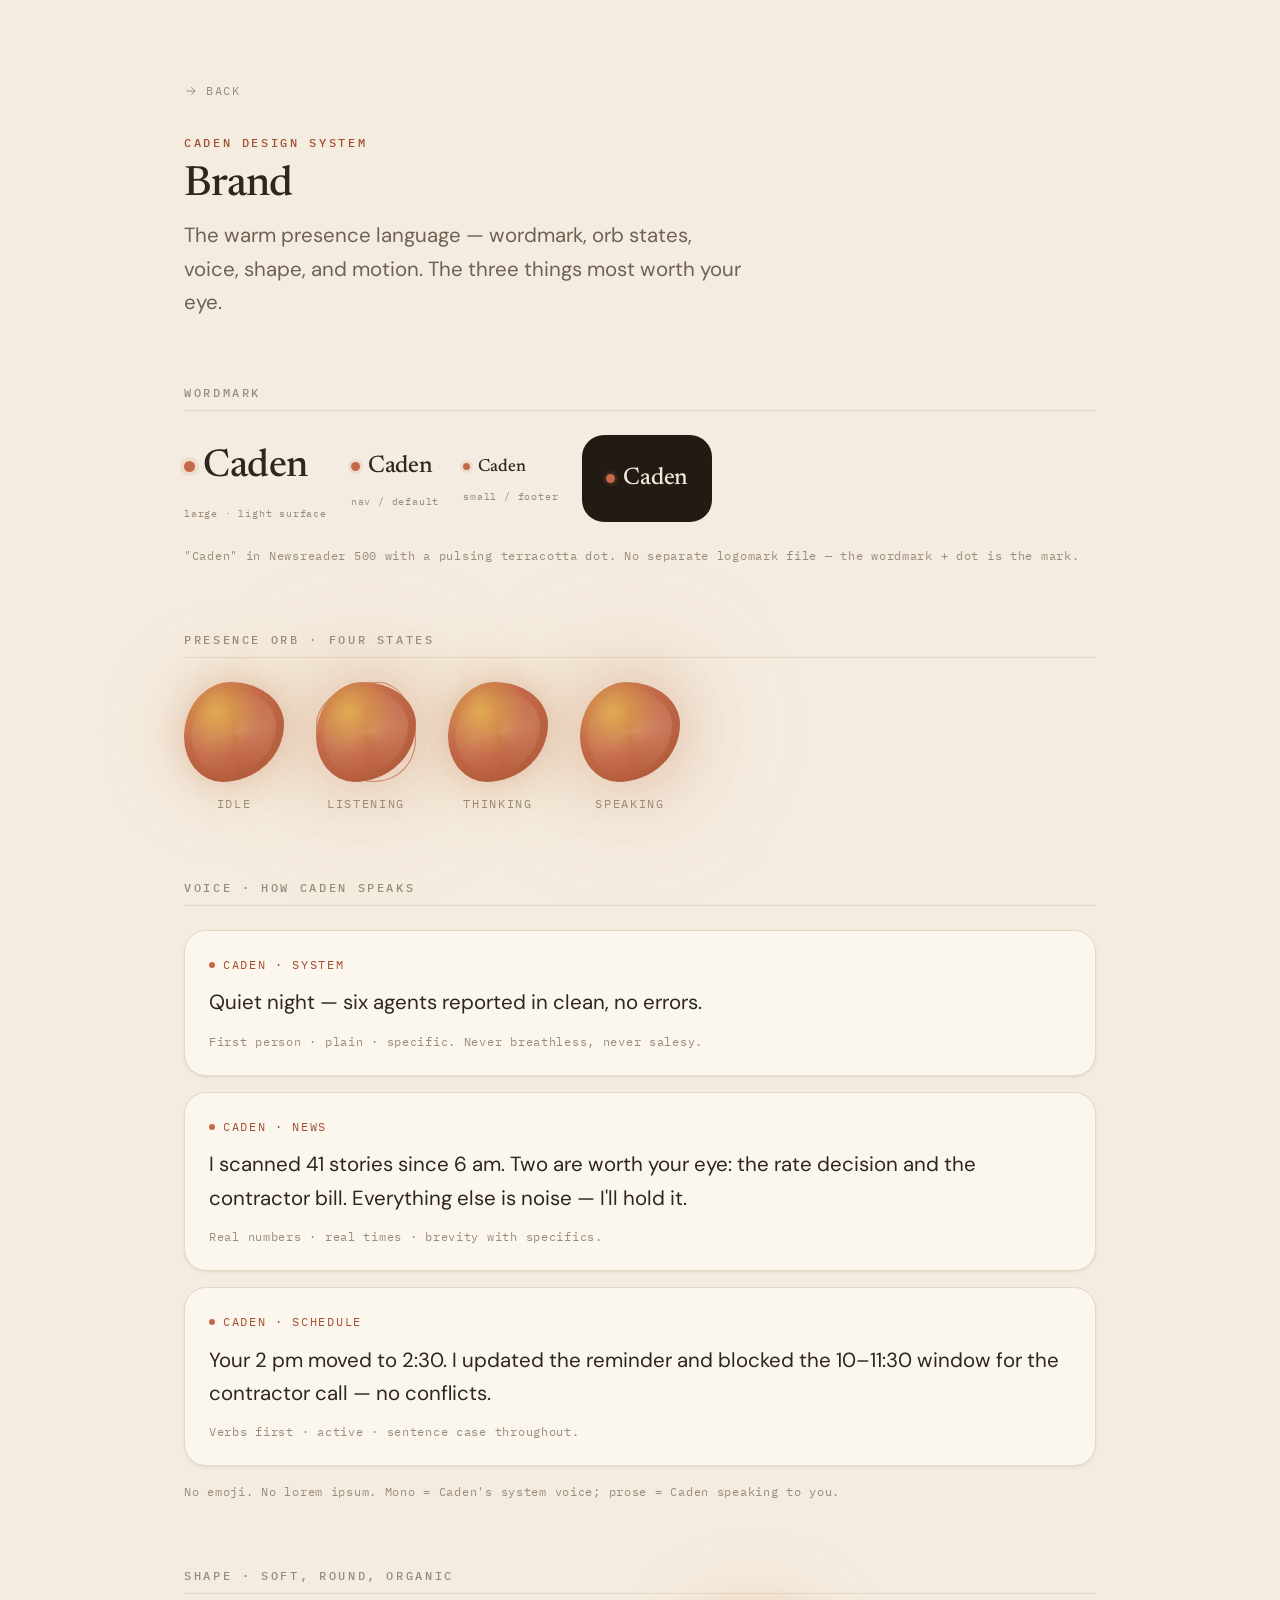
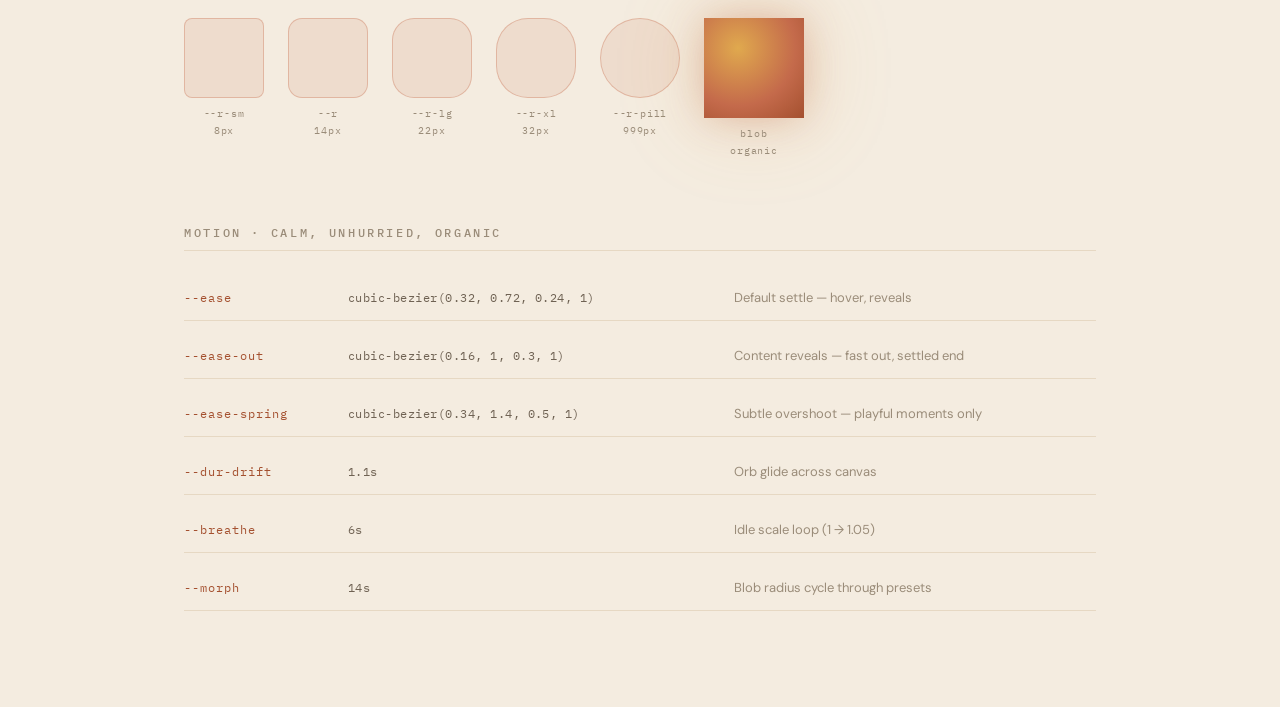
<file: guidelines/brand.html>
<!DOCTYPE html>
<html lang="en">
<head>
<meta charset="UTF-8" />
<meta name="viewport" content="width=device-width, initial-scale=1" />
<title>Brand — Caden Design System</title>
<link rel="stylesheet" href="../styles.css" />
<style>
  body { padding: 80px var(--s-5) var(--s-9); max-width: 960px; margin-inline: auto; }

  .back {
    font-family: var(--font-mono);
    font-size: var(--t-mono);
    letter-spacing: 0.14em;
    text-transform: uppercase;
    color: var(--text-dim);
    text-decoration: none;
    display: inline-flex;
    align-items: center;
    gap: var(--s-2);
    margin-bottom: var(--s-6);
    transition: color var(--dur) var(--ease);
  }
  .back:hover { color: var(--accent); }

  .page-eyebrow {
    font-family: var(--font-mono);
    font-size: var(--t-mono);
    font-weight: 500;
    letter-spacing: var(--ls-eyebrow);
    text-transform: uppercase;
    color: var(--accent-deep);
    margin-bottom: var(--s-3);
  }

  h1 { font-size: var(--t-h1); margin-bottom: var(--s-3); }

  .page-sub {
    font-size: var(--t-body-lg);
    margin-bottom: var(--s-8);
    max-width: 560px;
  }

  .section-label {
    font-family: var(--font-mono);
    font-size: var(--t-mono);
    font-weight: 500;
    letter-spacing: var(--ls-eyebrow);
    text-transform: uppercase;
    color: var(--text-dim);
    margin-top: var(--s-8);
    margin-bottom: var(--s-5);
    padding-bottom: var(--s-2);
    border-bottom: 1px solid var(--border);
  }

  /* ---- Wordmark ---- */
  .wordmark-demo {
    display: flex;
    align-items: center;
    gap: var(--s-5);
    flex-wrap: wrap;
    margin-bottom: var(--s-5);
  }

  .wm {
    display: inline-flex;
    align-items: center;
    gap: var(--s-2);
    font-family: var(--font-display);
    font-weight: var(--w-display);
    letter-spacing: -0.01em;
    text-decoration: none;
  }

  .wm-dot {
    border-radius: 50%;
    animation: pulse-ring 2.6s var(--ease) infinite;
    flex: 0 0 auto;
  }

  .wm-lg { font-size: 2.4rem; }
  .wm-md { font-size: 1.5rem; }
  .wm-sm { font-size: 1.1rem; }

  .wm-dot-lg { width: 11px; height: 11px; background: var(--accent); box-shadow: 0 0 0 4px var(--accent-wash); }
  .wm-dot-md { width: 9px; height: 9px; background: var(--accent); box-shadow: 0 0 0 3px var(--accent-wash); }
  .wm-dot-sm { width: 7px; height: 7px; background: var(--accent); box-shadow: 0 0 0 3px var(--accent-wash); }

  .wm-light { color: var(--text); }
  .wm-dark { color: var(--text-on-ink); }

  .dark-bg {
    background: var(--ink-panel);
    padding: var(--s-5);
    border-radius: var(--r-lg);
    display: inline-flex;
  }

  /* ---- Orb states ---- */
  .orb-states {
    display: flex;
    gap: var(--s-6);
    flex-wrap: wrap;
    margin-bottom: var(--s-5);
  }

  .orb-item {
    display: flex;
    flex-direction: column;
    align-items: center;
    gap: var(--s-3);
  }

  .orb-demo {
    width: 100px; height: 100px;
    position: relative;
    display: flex;
    align-items: center;
    justify-content: center;
  }

  .orb-core {
    width: 100%; height: 100%;
    border-radius: var(--blob-1);
    background: radial-gradient(circle at 34% 30%, var(--presence-a) 0%, var(--presence-b) 46%, var(--presence-c) 100%);
    position: relative;
  }

  .orb-core-sheen {
    position: absolute; inset: 8%;
    border-radius: inherit;
    background: conic-gradient(from 0deg, rgba(255,248,241,0) 0%, rgba(255,248,241,0.34) 22%, rgba(255,248,241,0) 48%, rgba(255,248,241,0.18) 72%, rgba(255,248,241,0) 100%);
    mix-blend-mode: soft-light;
    animation: caden-spin 16s linear infinite;
  }

  .orb-core.idle { box-shadow: var(--glow); animation: caden-breathe var(--breathe) var(--ease-soft) infinite, caden-morph var(--morph) var(--ease-soft) infinite; }
  .orb-core.listening { box-shadow: var(--glow-lg); animation: caden-listen 1.6s var(--ease-soft) infinite, caden-morph 8s var(--ease-soft) infinite; }
  .orb-core.thinking { box-shadow: var(--glow); animation: caden-breathe 3.2s var(--ease-soft) infinite, caden-morph 6s var(--ease-soft) infinite; }
  .orb-core.speaking { box-shadow: var(--glow-lg); animation: caden-breathe 2.4s var(--ease-soft) infinite, caden-morph 9s var(--ease-soft) infinite; }

  .orb-core.listening .orb-core-sheen { animation: caden-spin 8s linear infinite; }
  .orb-core.thinking .orb-core-sheen { animation: caden-spin 3.5s linear infinite; }

  .orb-ripple {
    position: absolute; inset: 0;
    border-radius: var(--blob-2);
    border: 1.5px solid var(--accent-line);
    pointer-events: none;
    animation: caden-ripple 2.4s var(--ease-out) infinite;
  }
  .orb-ripple:nth-child(2) { animation-delay: 0.7s; }
  .orb-ripple:nth-child(3) { animation-delay: 1.4s; }

  .orb-state-label {
    font-family: var(--font-mono);
    font-size: var(--t-mono);
    letter-spacing: 0.14em;
    text-transform: uppercase;
    color: var(--text-dim);
  }

  /* ---- Voice & tone ---- */
  .voice-card {
    background: var(--surface);
    border: 1px solid var(--border);
    border-radius: var(--r-lg);
    padding: var(--s-5);
    box-shadow: var(--shadow-sm);
    margin-bottom: var(--s-4);
  }

  .voice-label {
    font-family: var(--font-mono);
    font-size: var(--t-mono);
    letter-spacing: 0.14em;
    text-transform: uppercase;
    color: var(--accent-deep);
    margin-bottom: var(--s-3);
    display: flex;
    align-items: center;
    gap: var(--s-2);
  }

  .voice-label-dot {
    width: 6px; height: 6px;
    border-radius: 50%;
    background: var(--accent);
    flex: 0 0 auto;
  }

  .voice-quote {
    font-family: var(--font-body);
    font-size: var(--t-body-lg);
    line-height: var(--lh-body);
    color: var(--text);
  }

  .voice-meta {
    font-family: var(--font-mono);
    font-size: var(--t-mono);
    color: var(--text-dim);
    margin-top: var(--s-3);
    letter-spacing: 0.06em;
  }

  /* ---- Radius demo ---- */
  .radius-row {
    display: flex;
    gap: var(--s-5);
    flex-wrap: wrap;
    margin-bottom: var(--s-4);
  }

  .radius-chip {
    width: 80px; height: 80px;
    background: var(--accent-wash);
    border: 1.5px solid var(--accent-line);
    display: flex;
    align-items: center;
    justify-content: center;
  }

  .radius-label {
    font-family: var(--font-mono);
    font-size: 10px;
    color: var(--text-dim);
    margin-top: var(--s-2);
    letter-spacing: 0.08em;
    text-align: center;
  }

  .blob-chip {
    width: 100px; height: 100px;
    background: radial-gradient(circle at 34% 30%, var(--presence-a) 0%, var(--presence-b) 60%, var(--presence-c) 100%);
    box-shadow: var(--glow);
    animation: caden-morph var(--morph) var(--ease-soft) infinite;
  }

  /* ---- Motion rules ---- */
  .motion-row {
    display: flex;
    flex-direction: column;
    gap: var(--s-3);
  }

  .motion-item {
    display: flex;
    align-items: baseline;
    gap: var(--s-5);
    padding: var(--s-3) 0;
    border-bottom: 1px solid var(--border);
  }

  .motion-name {
    font-family: var(--font-mono);
    font-size: var(--t-mono);
    color: var(--accent-deep);
    width: 140px;
    flex: 0 0 auto;
    letter-spacing: 0.08em;
  }

  .motion-val {
    font-family: var(--font-mono);
    font-size: var(--t-mono);
    color: var(--text-muted);
    flex: 1;
    letter-spacing: 0.04em;
  }

  .motion-use {
    font-family: var(--font-body);
    font-size: var(--t-small);
    color: var(--text-dim);
    flex: 1;
  }
</style>
</head>
<body>

<a href="../index.html" class="back">
  <svg width="14" height="14" viewBox="0 0 24 24" fill="none" stroke="currentColor" stroke-width="1.7" stroke-linecap="round" stroke-linejoin="round" aria-hidden="true"><path d="M5 12h14M13 6l6 6-6 6"/></svg>
  Back
</a>

<div class="page-eyebrow">Caden Design System</div>
<h1>Brand</h1>
<p class="page-sub">The warm presence language — wordmark, orb states, voice, shape, and motion. The three things most worth your eye.</p>

<!-- Wordmark -->
<div class="section-label">Wordmark</div>
<div class="wordmark-demo">
  <div>
    <div class="wm wm-lg wm-light">
      <span class="wm-dot wm-dot-lg"></span>
      Caden
    </div>
    <div style="font-family:var(--font-mono);font-size:10px;color:var(--text-dim);margin-top:var(--s-2);letter-spacing:0.08em">large · light surface</div>
  </div>
  <div>
    <div class="wm wm-md wm-light">
      <span class="wm-dot wm-dot-md"></span>
      Caden
    </div>
    <div style="font-family:var(--font-mono);font-size:10px;color:var(--text-dim);margin-top:var(--s-2);letter-spacing:0.08em">nav / default</div>
  </div>
  <div>
    <div class="wm wm-sm wm-light">
      <span class="wm-dot wm-dot-sm"></span>
      Caden
    </div>
    <div style="font-family:var(--font-mono);font-size:10px;color:var(--text-dim);margin-top:var(--s-2);letter-spacing:0.08em">small / footer</div>
  </div>
  <div class="dark-bg">
    <div class="wm wm-md wm-dark">
      <span class="wm-dot wm-dot-md"></span>
      Caden
    </div>
  </div>
</div>
<p style="font-family:var(--font-mono);font-size:var(--t-mono);color:var(--text-dim);letter-spacing:0.06em">"Caden" in Newsreader 500 with a pulsing terracotta dot. No separate logomark file — the wordmark + dot is the mark.</p>

<!-- Presence orb states -->
<div class="section-label">Presence orb · four states</div>
<div class="orb-states">
  <div class="orb-item">
    <div class="orb-demo">
      <div class="orb-core idle"><div class="orb-core-sheen"></div></div>
    </div>
    <span class="orb-state-label">idle</span>
  </div>
  <div class="orb-item">
    <div class="orb-demo">
      <span class="orb-ripple"></span>
      <span class="orb-ripple"></span>
      <span class="orb-ripple"></span>
      <div class="orb-core listening"><div class="orb-core-sheen"></div></div>
    </div>
    <span class="orb-state-label">listening</span>
  </div>
  <div class="orb-item">
    <div class="orb-demo">
      <div class="orb-core thinking"><div class="orb-core-sheen"></div></div>
    </div>
    <span class="orb-state-label">thinking</span>
  </div>
  <div class="orb-item">
    <div class="orb-demo">
      <div class="orb-core speaking"><div class="orb-core-sheen"></div></div>
    </div>
    <span class="orb-state-label">speaking</span>
  </div>
</div>

<!-- Voice & tone -->
<div class="section-label">Voice · how Caden speaks</div>
<div class="voice-card">
  <div class="voice-label"><span class="voice-label-dot"></span>Caden · system</div>
  <div class="voice-quote">Quiet night — six agents reported in clean, no errors.</div>
  <div class="voice-meta">First person · plain · specific. Never breathless, never salesy.</div>
</div>
<div class="voice-card">
  <div class="voice-label"><span class="voice-label-dot"></span>Caden · news</div>
  <div class="voice-quote">I scanned 41 stories since 6 am. Two are worth your eye: the rate decision and the contractor bill. Everything else is noise — I'll hold it.</div>
  <div class="voice-meta">Real numbers · real times · brevity with specifics.</div>
</div>
<div class="voice-card">
  <div class="voice-label"><span class="voice-label-dot"></span>Caden · schedule</div>
  <div class="voice-quote">Your 2 pm moved to 2:30. I updated the reminder and blocked the 10–11:30 window for the contractor call — no conflicts.</div>
  <div class="voice-meta">Verbs first · active · sentence case throughout.</div>
</div>
<p style="font-family:var(--font-mono);font-size:var(--t-mono);color:var(--text-dim);letter-spacing:0.06em;margin-top:var(--s-4)">No emoji. No lorem ipsum. Mono = Caden's system voice; prose = Caden speaking to you.</p>

<!-- Shape -->
<div class="section-label">Shape · soft, round, organic</div>
<div class="radius-row">
  <div>
    <div class="radius-chip" style="border-radius:var(--r-sm)"></div>
    <div class="radius-label">--r-sm<br>8px</div>
  </div>
  <div>
    <div class="radius-chip" style="border-radius:var(--r)"></div>
    <div class="radius-label">--r<br>14px</div>
  </div>
  <div>
    <div class="radius-chip" style="border-radius:var(--r-lg)"></div>
    <div class="radius-label">--r-lg<br>22px</div>
  </div>
  <div>
    <div class="radius-chip" style="border-radius:var(--r-xl)"></div>
    <div class="radius-label">--r-xl<br>32px</div>
  </div>
  <div>
    <div class="radius-chip" style="border-radius:var(--r-pill)"></div>
    <div class="radius-label">--r-pill<br>999px</div>
  </div>
  <div>
    <div class="blob-chip radius-chip" style="width:100px;height:100px;border:none;"></div>
    <div class="radius-label">blob<br>organic</div>
  </div>
</div>

<!-- Motion -->
<div class="section-label">Motion · calm, unhurried, organic</div>
<div class="motion-row">
  <div class="motion-item">
    <span class="motion-name">--ease</span>
    <span class="motion-val">cubic-bezier(0.32, 0.72, 0.24, 1)</span>
    <span class="motion-use">Default settle — hover, reveals</span>
  </div>
  <div class="motion-item">
    <span class="motion-name">--ease-out</span>
    <span class="motion-val">cubic-bezier(0.16, 1, 0.3, 1)</span>
    <span class="motion-use">Content reveals — fast out, settled end</span>
  </div>
  <div class="motion-item">
    <span class="motion-name">--ease-spring</span>
    <span class="motion-val">cubic-bezier(0.34, 1.4, 0.5, 1)</span>
    <span class="motion-use">Subtle overshoot — playful moments only</span>
  </div>
  <div class="motion-item">
    <span class="motion-name">--dur-drift</span>
    <span class="motion-val">1.1s</span>
    <span class="motion-use">Orb glide across canvas</span>
  </div>
  <div class="motion-item">
    <span class="motion-name">--breathe</span>
    <span class="motion-val">6s</span>
    <span class="motion-use">Idle scale loop (1 → 1.05)</span>
  </div>
  <div class="motion-item">
    <span class="motion-name">--morph</span>
    <span class="motion-val">14s</span>
    <span class="motion-use">Blob radius cycle through presets</span>
  </div>
</div>

</body>
</html>
</file>
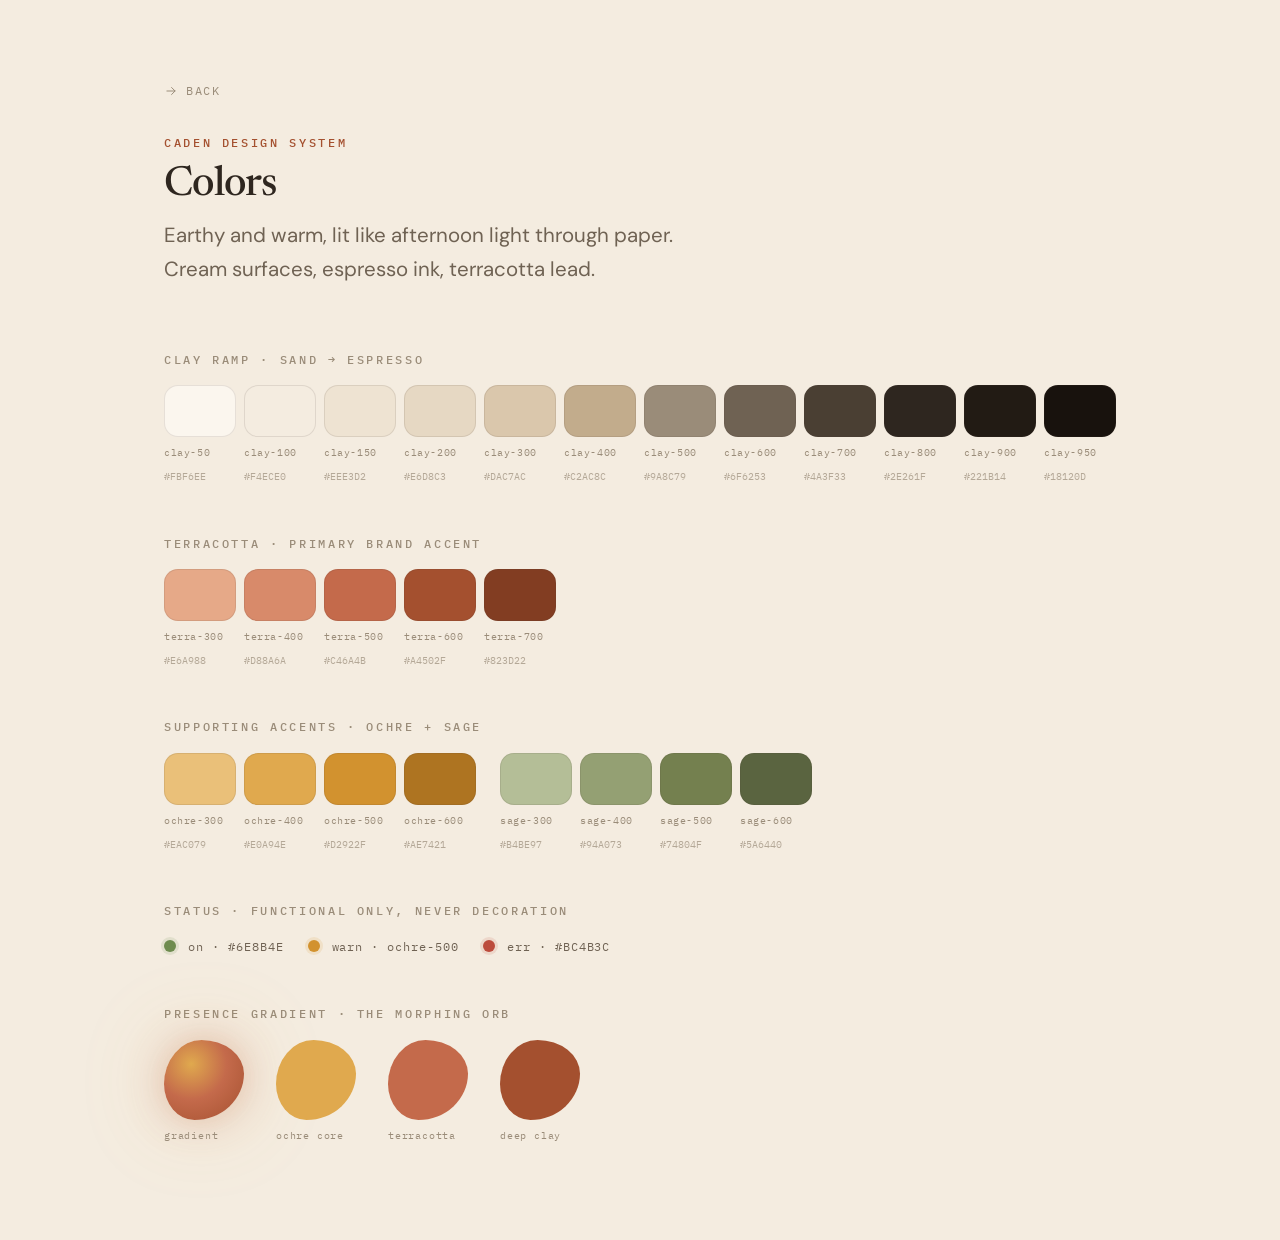
<file: guidelines/colors.html>
<!DOCTYPE html>
<html lang="en">
<head>
<meta charset="UTF-8" />
<meta name="viewport" content="width=device-width, initial-scale=1" />
<title>Colors — Caden Design System</title>
<link rel="stylesheet" href="../styles.css" />
<style>
  body { padding: 80px var(--s-5) var(--s-9); max-width: 1000px; margin-inline: auto; }

  .back {
    font-family: var(--font-mono);
    font-size: var(--t-mono);
    letter-spacing: 0.14em;
    text-transform: uppercase;
    color: var(--text-dim);
    text-decoration: none;
    display: inline-flex;
    align-items: center;
    gap: var(--s-2);
    margin-bottom: var(--s-6);
    transition: color var(--dur) var(--ease);
  }
  .back:hover { color: var(--accent); }

  .page-eyebrow {
    font-family: var(--font-mono);
    font-size: var(--t-mono);
    font-weight: 500;
    letter-spacing: var(--ls-eyebrow);
    text-transform: uppercase;
    color: var(--accent-deep);
    margin-bottom: var(--s-3);
  }

  h1 {
    font-size: var(--t-h1);
    margin-bottom: var(--s-3);
  }

  .page-sub {
    font-size: var(--t-body-lg);
    margin-bottom: var(--s-8);
    max-width: 520px;
  }

  .section-label {
    font-family: var(--font-mono);
    font-size: var(--t-mono);
    font-weight: 500;
    letter-spacing: var(--ls-eyebrow);
    text-transform: uppercase;
    color: var(--text-dim);
    margin-bottom: var(--s-4);
    margin-top: var(--s-7);
  }
  .section-label:first-of-type { margin-top: 0; }

  .swatch-row {
    display: flex;
    gap: var(--s-2);
    flex-wrap: wrap;
    margin-bottom: var(--s-4);
  }

  .swatch {
    display: flex;
    flex-direction: column;
    gap: var(--s-2);
  }

  .swatch-chip {
    width: 72px;
    height: 52px;
    border-radius: var(--r);
    border: 1px solid rgba(74,63,51,0.12);
  }

  .swatch-name {
    font-family: var(--font-mono);
    font-size: 10px;
    letter-spacing: 0.06em;
    color: var(--text-dim);
    white-space: nowrap;
  }

  .swatch-val {
    font-family: var(--font-mono);
    font-size: 10px;
    color: var(--text-dim);
    opacity: 0.7;
  }

  .status-row {
    display: flex;
    gap: var(--s-5);
    align-items: center;
    flex-wrap: wrap;
    margin-bottom: var(--s-4);
  }

  .status-swatch {
    display: flex;
    align-items: center;
    gap: var(--s-3);
  }

  .status-dot-demo {
    width: 12px; height: 12px;
    border-radius: 50%;
    flex: 0 0 auto;
  }

  .status-label-demo {
    font-family: var(--font-mono);
    font-size: var(--t-mono);
    color: var(--text-muted);
    letter-spacing: 0.08em;
  }

  .presence-demo {
    display: flex;
    gap: var(--s-6);
    align-items: center;
    flex-wrap: wrap;
    margin-top: var(--s-4);
  }

  .presence-chip {
    width: 80px; height: 80px;
    border-radius: var(--blob-1);
    animation: caden-morph 14s var(--ease-soft) infinite;
  }

  .presence-gradient {
    background: radial-gradient(circle at 34% 30%, var(--presence-a) 0%, var(--presence-b) 46%, var(--presence-c) 100%);
    box-shadow: var(--glow);
  }

  .presence-a { background: var(--presence-a); }
  .presence-b { background: var(--presence-b); }
  .presence-c { background: var(--presence-c); }

  .presence-label {
    font-family: var(--font-mono);
    font-size: 10px;
    color: var(--text-dim);
    margin-top: var(--s-2);
    letter-spacing: 0.08em;
  }
</style>
</head>
<body>

<a href="../index.html" class="back">
  <svg width="14" height="14" viewBox="0 0 24 24" fill="none" stroke="currentColor" stroke-width="1.7" stroke-linecap="round" stroke-linejoin="round" aria-hidden="true"><path d="M5 12h14M13 6l6 6-6 6"/></svg>
  Back
</a>

<div class="page-eyebrow">Caden Design System</div>
<h1>Colors</h1>
<p class="page-sub">Earthy and warm, lit like afternoon light through paper. Cream surfaces, espresso ink, terracotta lead.</p>

<!-- Clay ramp -->
<div class="section-label">Clay ramp · sand → espresso</div>
<div class="swatch-row">
  <div class="swatch"><div class="swatch-chip" style="background:#FBF6EE"></div><div class="swatch-name">clay-50</div><div class="swatch-val">#FBF6EE</div></div>
  <div class="swatch"><div class="swatch-chip" style="background:#F4ECE0"></div><div class="swatch-name">clay-100</div><div class="swatch-val">#F4ECE0</div></div>
  <div class="swatch"><div class="swatch-chip" style="background:#EEE3D2"></div><div class="swatch-name">clay-150</div><div class="swatch-val">#EEE3D2</div></div>
  <div class="swatch"><div class="swatch-chip" style="background:#E6D8C3"></div><div class="swatch-name">clay-200</div><div class="swatch-val">#E6D8C3</div></div>
  <div class="swatch"><div class="swatch-chip" style="background:#DAC7AC"></div><div class="swatch-name">clay-300</div><div class="swatch-val">#DAC7AC</div></div>
  <div class="swatch"><div class="swatch-chip" style="background:#C2AC8C"></div><div class="swatch-name">clay-400</div><div class="swatch-val">#C2AC8C</div></div>
  <div class="swatch"><div class="swatch-chip" style="background:#9A8C79"></div><div class="swatch-name">clay-500</div><div class="swatch-val">#9A8C79</div></div>
  <div class="swatch"><div class="swatch-chip" style="background:#6F6253"></div><div class="swatch-name">clay-600</div><div class="swatch-val">#6F6253</div></div>
  <div class="swatch"><div class="swatch-chip" style="background:#4A3F33"></div><div class="swatch-name">clay-700</div><div class="swatch-val">#4A3F33</div></div>
  <div class="swatch"><div class="swatch-chip" style="background:#2E261F"></div><div class="swatch-name">clay-800</div><div class="swatch-val">#2E261F</div></div>
  <div class="swatch"><div class="swatch-chip" style="background:#221B14"></div><div class="swatch-name">clay-900</div><div class="swatch-val">#221B14</div></div>
  <div class="swatch"><div class="swatch-chip" style="background:#18120D"></div><div class="swatch-name">clay-950</div><div class="swatch-val">#18120D</div></div>
</div>

<!-- Terracotta -->
<div class="section-label">Terracotta · primary brand accent</div>
<div class="swatch-row">
  <div class="swatch"><div class="swatch-chip" style="background:#E6A988"></div><div class="swatch-name">terra-300</div><div class="swatch-val">#E6A988</div></div>
  <div class="swatch"><div class="swatch-chip" style="background:#D88A6A"></div><div class="swatch-name">terra-400</div><div class="swatch-val">#D88A6A</div></div>
  <div class="swatch"><div class="swatch-chip" style="background:#C46A4B"></div><div class="swatch-name">terra-500</div><div class="swatch-val">#C46A4B</div></div>
  <div class="swatch"><div class="swatch-chip" style="background:#A4502F"></div><div class="swatch-name">terra-600</div><div class="swatch-val">#A4502F</div></div>
  <div class="swatch"><div class="swatch-chip" style="background:#823D22"></div><div class="swatch-name">terra-700</div><div class="swatch-val">#823D22</div></div>
</div>

<!-- Ochre + Sage -->
<div class="section-label">Supporting accents · ochre + sage</div>
<div class="swatch-row">
  <div class="swatch"><div class="swatch-chip" style="background:#EAC079"></div><div class="swatch-name">ochre-300</div><div class="swatch-val">#EAC079</div></div>
  <div class="swatch"><div class="swatch-chip" style="background:#E0A94E"></div><div class="swatch-name">ochre-400</div><div class="swatch-val">#E0A94E</div></div>
  <div class="swatch"><div class="swatch-chip" style="background:#D2922F"></div><div class="swatch-name">ochre-500</div><div class="swatch-val">#D2922F</div></div>
  <div class="swatch"><div class="swatch-chip" style="background:#AE7421"></div><div class="swatch-name">ochre-600</div><div class="swatch-val">#AE7421</div></div>
  <div class="swatch" style="margin-left: var(--s-4)"><div class="swatch-chip" style="background:#B4BE97"></div><div class="swatch-name">sage-300</div><div class="swatch-val">#B4BE97</div></div>
  <div class="swatch"><div class="swatch-chip" style="background:#94A073"></div><div class="swatch-name">sage-400</div><div class="swatch-val">#94A073</div></div>
  <div class="swatch"><div class="swatch-chip" style="background:#74804F"></div><div class="swatch-name">sage-500</div><div class="swatch-val">#74804F</div></div>
  <div class="swatch"><div class="swatch-chip" style="background:#5A6440"></div><div class="swatch-name">sage-600</div><div class="swatch-val">#5A6440</div></div>
</div>

<!-- Status -->
<div class="section-label">Status · functional only, never decoration</div>
<div class="status-row">
  <div class="status-swatch">
    <span class="status-dot-demo" style="background:#6E8B4E;box-shadow:0 0 0 3px rgba(110,139,78,0.14)"></span>
    <div>
      <div class="status-label-demo">on · #6E8B4E</div>
    </div>
  </div>
  <div class="status-swatch">
    <span class="status-dot-demo" style="background:#D2922F;box-shadow:0 0 0 3px rgba(210,146,47,0.14)"></span>
    <div>
      <div class="status-label-demo">warn · ochre-500</div>
    </div>
  </div>
  <div class="status-swatch">
    <span class="status-dot-demo" style="background:#BC4B3C;box-shadow:0 0 0 3px rgba(188,75,60,0.13)"></span>
    <div>
      <div class="status-label-demo">err · #BC4B3C</div>
    </div>
  </div>
</div>

<!-- Presence gradient -->
<div class="section-label">Presence gradient · the morphing orb</div>
<div class="presence-demo">
  <div>
    <div class="presence-chip presence-gradient"></div>
    <div class="presence-label">gradient</div>
  </div>
  <div>
    <div class="presence-chip presence-a"></div>
    <div class="presence-label">ochre core</div>
  </div>
  <div>
    <div class="presence-chip presence-b"></div>
    <div class="presence-label">terracotta</div>
  </div>
  <div>
    <div class="presence-chip presence-c"></div>
    <div class="presence-label">deep clay</div>
  </div>
</div>

</body>
</html>
</file>
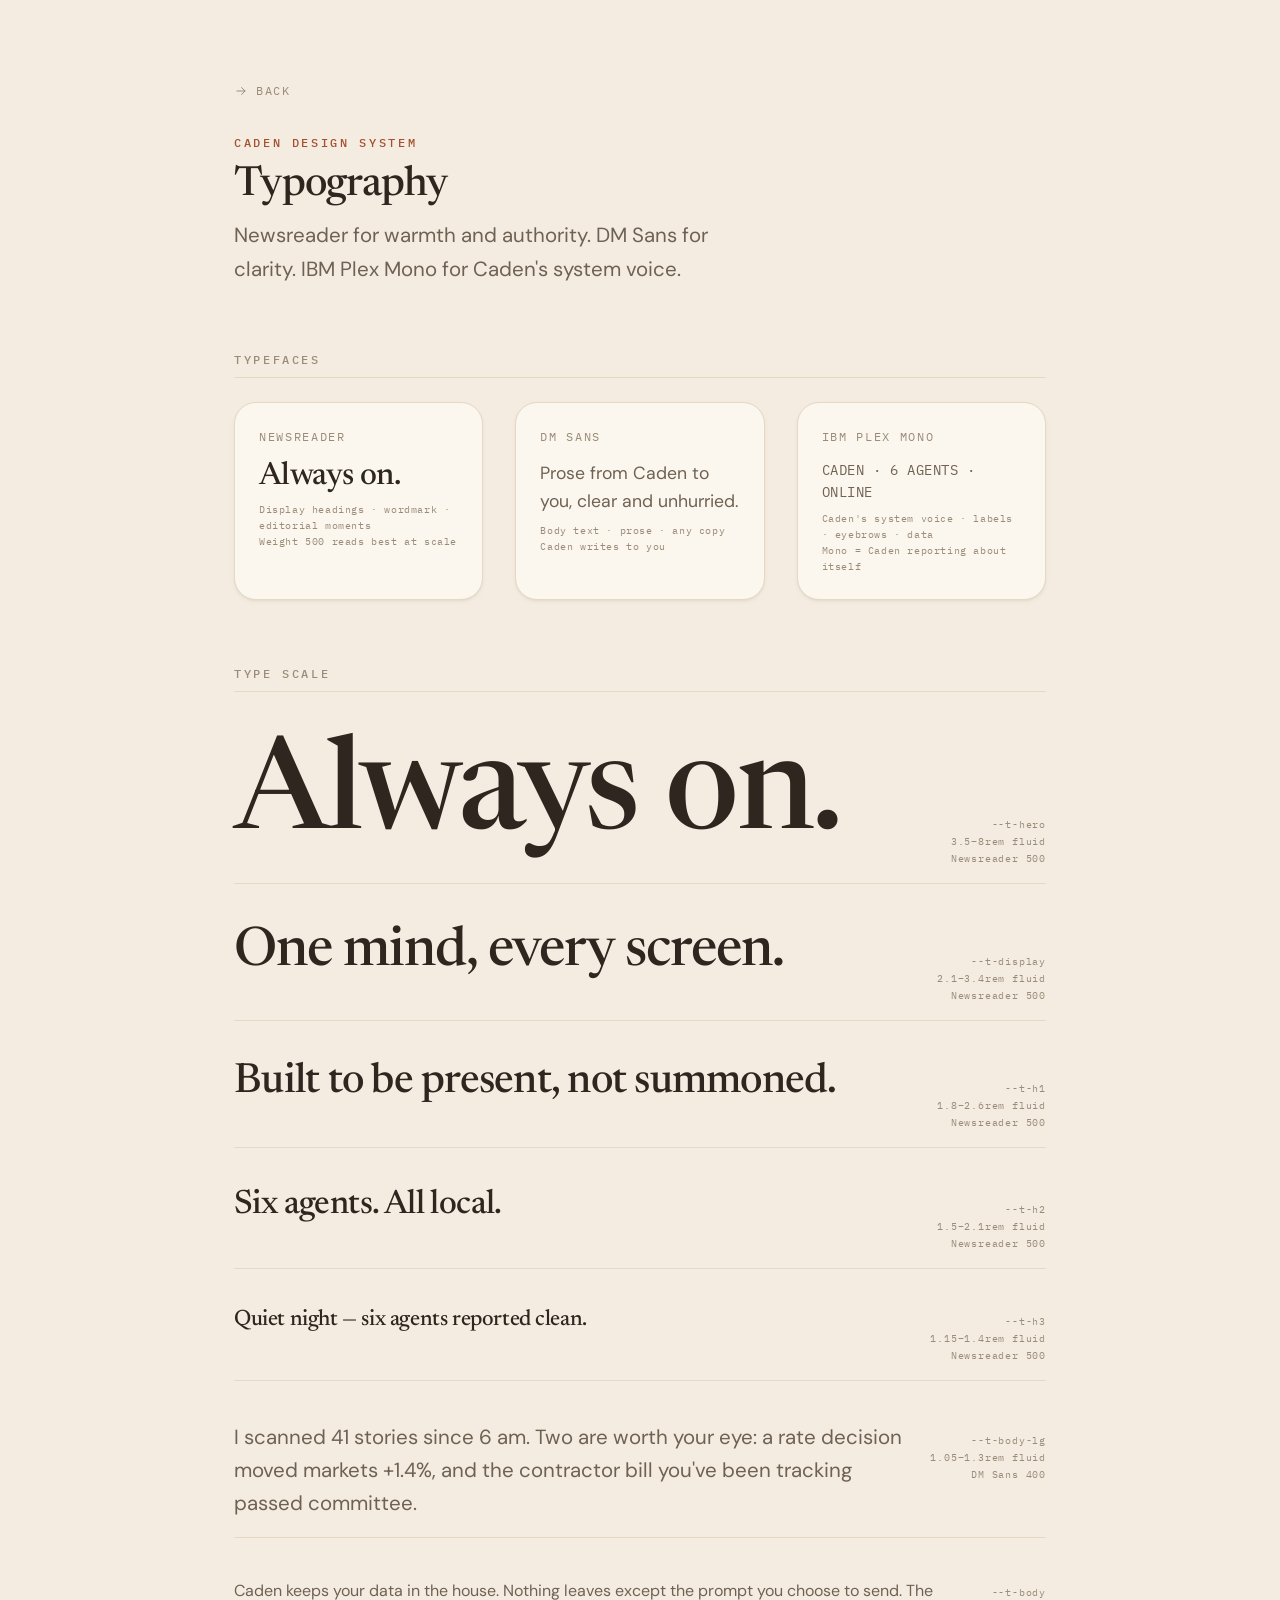
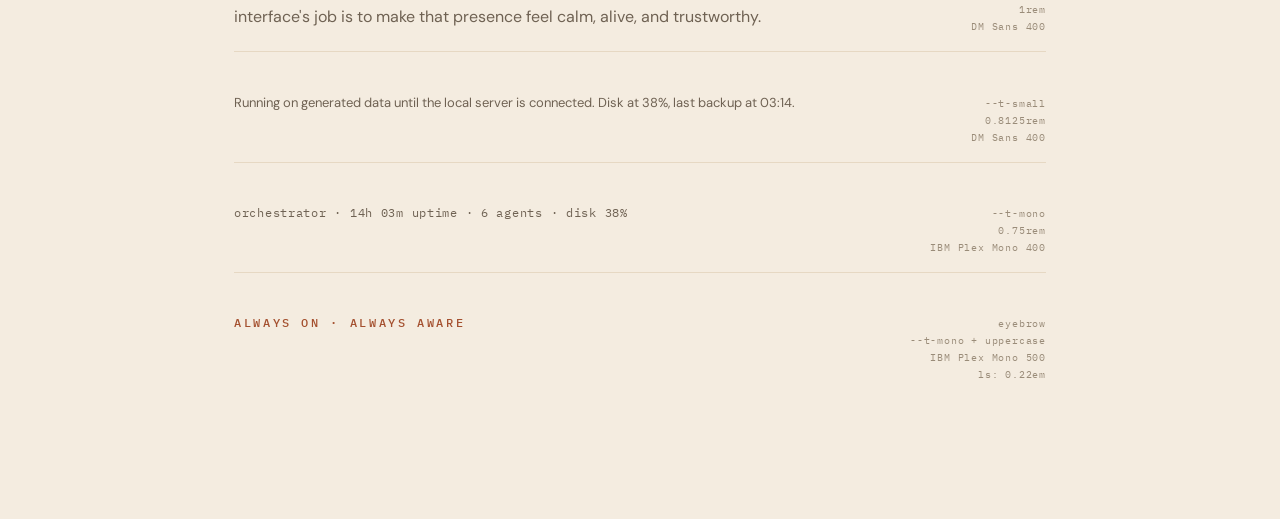
<file: guidelines/type.html>
<!DOCTYPE html>
<html lang="en">
<head>
<meta charset="UTF-8" />
<meta name="viewport" content="width=device-width, initial-scale=1" />
<title>Typography — Caden Design System</title>
<link rel="stylesheet" href="../styles.css" />
<style>
  body { padding: 80px var(--s-5) var(--s-9); max-width: 860px; margin-inline: auto; }

  .back {
    font-family: var(--font-mono);
    font-size: var(--t-mono);
    letter-spacing: 0.14em;
    text-transform: uppercase;
    color: var(--text-dim);
    text-decoration: none;
    display: inline-flex;
    align-items: center;
    gap: var(--s-2);
    margin-bottom: var(--s-6);
    transition: color var(--dur) var(--ease);
  }
  .back:hover { color: var(--accent); }

  .page-eyebrow {
    font-family: var(--font-mono);
    font-size: var(--t-mono);
    font-weight: 500;
    letter-spacing: var(--ls-eyebrow);
    text-transform: uppercase;
    color: var(--accent-deep);
    margin-bottom: var(--s-3);
  }

  h1 { font-size: var(--t-h1); margin-bottom: var(--s-3); }

  .page-sub {
    font-size: var(--t-body-lg);
    margin-bottom: var(--s-8);
    max-width: 520px;
  }

  .section-label {
    font-family: var(--font-mono);
    font-size: var(--t-mono);
    font-weight: 500;
    letter-spacing: var(--ls-eyebrow);
    text-transform: uppercase;
    color: var(--text-dim);
    margin-top: var(--s-8);
    margin-bottom: var(--s-5);
    padding-bottom: var(--s-2);
    border-bottom: 1px solid var(--border);
  }

  .type-specimen {
    margin-bottom: var(--s-5);
    padding: var(--s-4) 0;
    border-bottom: 1px solid var(--border);
    display: flex;
    align-items: baseline;
    justify-content: space-between;
    gap: var(--s-4);
  }
  .type-specimen:last-child { border-bottom: none; }

  .type-example { flex: 1; min-width: 0; }

  .type-meta {
    flex: 0 0 auto;
    font-family: var(--font-mono);
    font-size: 10px;
    color: var(--text-dim);
    letter-spacing: 0.08em;
    text-align: right;
    line-height: 1.7;
  }

  .hero-sample {
    font-family: var(--font-display);
    font-size: var(--t-hero);
    font-weight: var(--w-display);
    line-height: var(--lh-tight);
    letter-spacing: var(--ls-display);
    color: var(--text);
  }

  .display-sample {
    font-family: var(--font-display);
    font-size: var(--t-display);
    font-weight: var(--w-display);
    line-height: var(--lh-tight);
    letter-spacing: var(--ls-display);
    color: var(--text);
  }

  .h1-sample { font-size: var(--t-h1); }
  .h2-sample { font-size: var(--t-h2); }
  .h3-sample { font-size: var(--t-h3); }

  .body-lg-sample {
    font-family: var(--font-body);
    font-size: var(--t-body-lg);
    line-height: var(--lh-body);
    color: var(--text-muted);
  }

  .body-sample {
    font-family: var(--font-body);
    font-size: var(--t-body);
    line-height: var(--lh-body);
    color: var(--text-muted);
  }

  .small-sample {
    font-family: var(--font-body);
    font-size: var(--t-small);
    line-height: var(--lh-body);
    color: var(--text-muted);
  }

  .mono-sample {
    font-family: var(--font-mono);
    font-size: var(--t-mono);
    color: var(--text-muted);
    letter-spacing: 0.06em;
  }

  .eyebrow-sample {
    font-family: var(--font-mono);
    font-size: var(--t-mono);
    font-weight: 500;
    letter-spacing: var(--ls-eyebrow);
    text-transform: uppercase;
    color: var(--accent-deep);
  }

  .font-family-row {
    display: flex;
    gap: var(--s-6);
    flex-wrap: wrap;
    margin-bottom: var(--s-5);
  }

  .font-family-card {
    flex: 1;
    min-width: 220px;
    padding: var(--s-5);
    background: var(--surface);
    border: 1px solid var(--border);
    border-radius: var(--r-lg);
    box-shadow: var(--shadow-sm);
  }

  .ff-name {
    font-family: var(--font-mono);
    font-size: var(--t-mono);
    letter-spacing: 0.14em;
    text-transform: uppercase;
    color: var(--text-dim);
    margin-bottom: var(--s-3);
  }

  .ff-sample { margin-bottom: var(--s-2); }
  .ff-desc {
    font-family: var(--font-mono);
    font-size: 10px;
    color: var(--text-dim);
    letter-spacing: 0.06em;
    line-height: 1.6;
  }
</style>
</head>
<body>

<a href="../index.html" class="back">
  <svg width="14" height="14" viewBox="0 0 24 24" fill="none" stroke="currentColor" stroke-width="1.7" stroke-linecap="round" stroke-linejoin="round" aria-hidden="true"><path d="M5 12h14M13 6l6 6-6 6"/></svg>
  Back
</a>

<div class="page-eyebrow">Caden Design System</div>
<h1>Typography</h1>
<p class="page-sub">Newsreader for warmth and authority. DM Sans for clarity. IBM Plex Mono for Caden's system voice.</p>

<!-- Fonts -->
<div class="section-label">Typefaces</div>
<div class="font-family-row">
  <div class="font-family-card">
    <div class="ff-name">Newsreader</div>
    <div class="ff-sample" style="font-family:var(--font-display);font-size:2rem;font-weight:500;line-height:1.1;letter-spacing:-0.018em;color:var(--text)">Always on.</div>
    <div class="ff-desc">Display headings · wordmark · editorial moments<br>Weight 500 reads best at scale</div>
  </div>
  <div class="font-family-card">
    <div class="ff-name">DM Sans</div>
    <div class="ff-sample" style="font-family:var(--font-body);font-size:1.1rem;line-height:1.6;color:var(--text-muted)">Prose from Caden to you, clear and unhurried.</div>
    <div class="ff-desc">Body text · prose · any copy Caden writes to you</div>
  </div>
  <div class="font-family-card">
    <div class="ff-name">IBM Plex Mono</div>
    <div class="ff-sample" style="font-family:var(--font-mono);font-size:0.85rem;color:var(--text-muted);letter-spacing:0.04em">CADEN · 6 AGENTS · ONLINE</div>
    <div class="ff-desc">Caden's system voice · labels · eyebrows · data<br>Mono = Caden reporting about itself</div>
  </div>
</div>

<!-- Scale -->
<div class="section-label">Type scale</div>

<div class="type-specimen">
  <div class="type-example hero-sample">Always on.</div>
  <div class="type-meta">--t-hero<br>3.5–8rem fluid<br>Newsreader 500</div>
</div>

<div class="type-specimen">
  <div class="type-example display-sample">One mind, every screen.</div>
  <div class="type-meta">--t-display<br>2.1–3.4rem fluid<br>Newsreader 500</div>
</div>

<div class="type-specimen">
  <div class="type-example h1-sample" style="font-family:var(--font-display);font-weight:var(--w-display);line-height:var(--lh-tight);letter-spacing:var(--ls-display);color:var(--text)">Built to be present, not summoned.</div>
  <div class="type-meta">--t-h1<br>1.8–2.6rem fluid<br>Newsreader 500</div>
</div>

<div class="type-specimen">
  <div class="type-example h2-sample" style="font-family:var(--font-display);font-weight:var(--w-display);line-height:var(--lh-tight);letter-spacing:var(--ls-display);color:var(--text)">Six agents. All local.</div>
  <div class="type-meta">--t-h2<br>1.5–2.1rem fluid<br>Newsreader 500</div>
</div>

<div class="type-specimen">
  <div class="type-example h3-sample" style="font-family:var(--font-display);font-weight:var(--w-display);line-height:var(--lh-tight);letter-spacing:var(--ls-display);color:var(--text)">Quiet night — six agents reported clean.</div>
  <div class="type-meta">--t-h3<br>1.15–1.4rem fluid<br>Newsreader 500</div>
</div>

<div class="type-specimen">
  <div class="type-example body-lg-sample">I scanned 41 stories since 6 am. Two are worth your eye: a rate decision moved markets +1.4%, and the contractor bill you've been tracking passed committee.</div>
  <div class="type-meta">--t-body-lg<br>1.05–1.3rem fluid<br>DM Sans 400</div>
</div>

<div class="type-specimen">
  <div class="type-example body-sample">Caden keeps your data in the house. Nothing leaves except the prompt you choose to send. The interface's job is to make that presence feel calm, alive, and trustworthy.</div>
  <div class="type-meta">--t-body<br>1rem<br>DM Sans 400</div>
</div>

<div class="type-specimen">
  <div class="type-example small-sample">Running on generated data until the local server is connected. Disk at 38%, last backup at 03:14.</div>
  <div class="type-meta">--t-small<br>0.8125rem<br>DM Sans 400</div>
</div>

<div class="type-specimen">
  <div class="type-example mono-sample">orchestrator · 14h 03m uptime · 6 agents · disk 38%</div>
  <div class="type-meta">--t-mono<br>0.75rem<br>IBM Plex Mono 400</div>
</div>

<div class="type-specimen">
  <div class="type-example eyebrow-sample">Always on · Always aware</div>
  <div class="type-meta">eyebrow<br>--t-mono + uppercase<br>IBM Plex Mono 500<br>ls: 0.22em</div>
</div>

</body>
</html>
</file>
<file: styles.css>
/* ============================================================
   Caden — styles.css
   The single entry point consumers link. Import-only:
   fonts first, then tokens, then base resets. No rules here.
   ============================================================ */

@import url("tokens/fonts.css");
@import url("tokens/colors.css");
@import url("tokens/typography.css");
@import url("tokens/spacing.css");
@import url("tokens/radius-shadow.css");
@import url("tokens/motion.css");
@import url("tokens/base.css");
</file>
